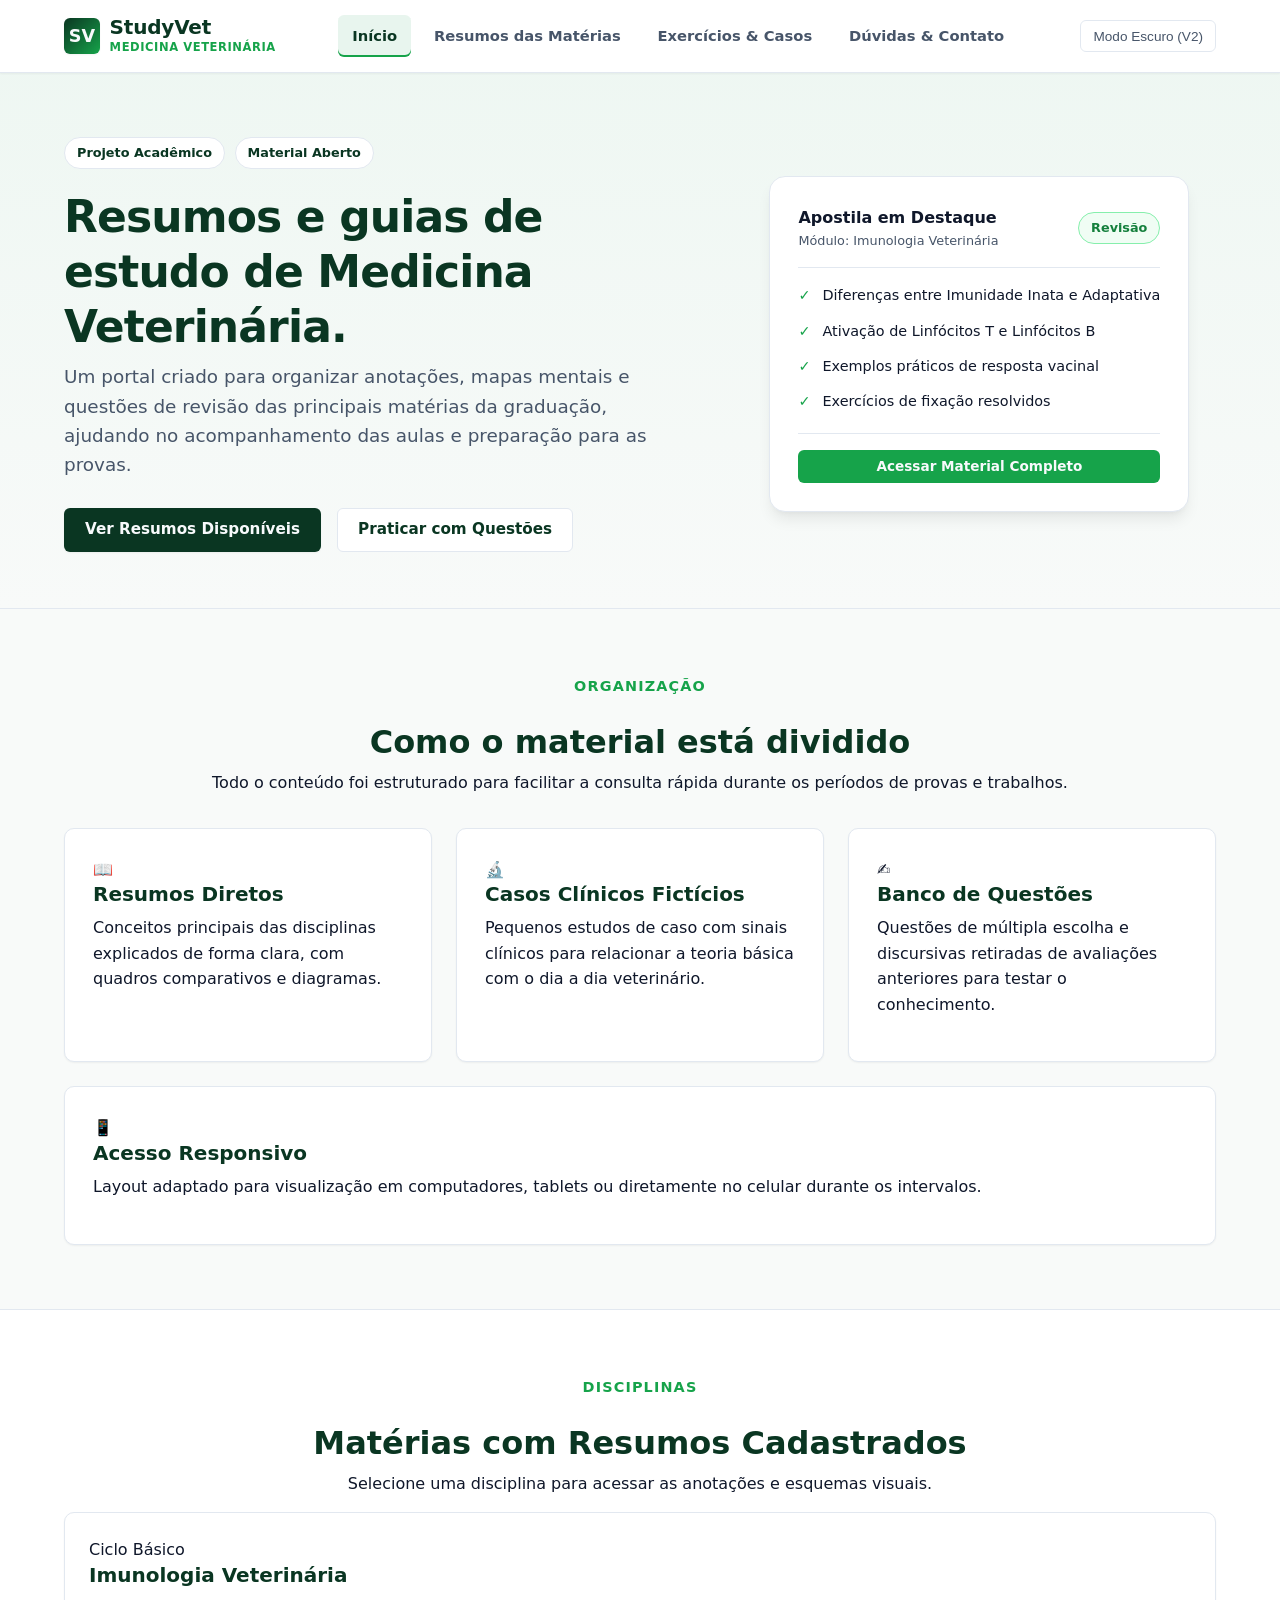
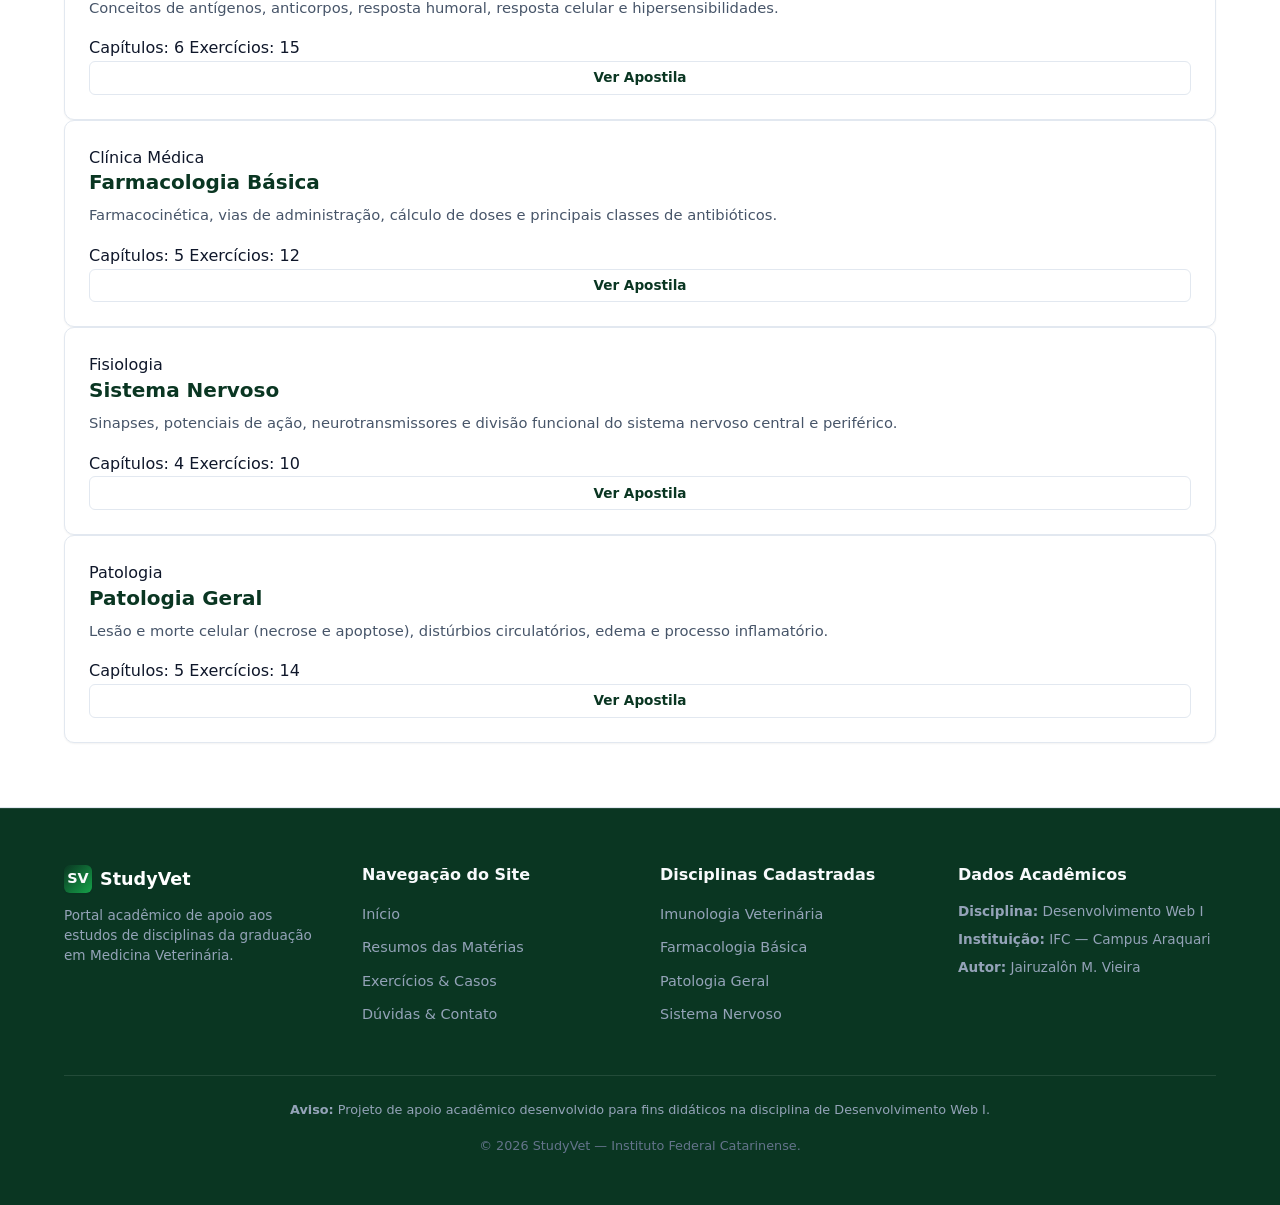
<file: index.html>
<!DOCTYPE html>
<html lang="pt-BR">
<head>
  <meta charset="UTF-8">
  <meta name="viewport" content="width=device-width, initial-scale=1.0">
  <meta name="description" content="StudyVet — Portal de estudos e materiais de revisão de Medicina Veterinária para estudantes do IFC.">
  <title>StudyVet | Portal de Estudos em Medicina Veterinária</title>
  <link rel="icon" href="data:image/svg+xml,<svg xmlns='http://www.w3.org/2000/svg' viewBox='0 0 100 100'><rect width='100' height='100' rx='20' fill='%230a3622'/><text x='50%' y='55%' dominant-baseline='middle' text-anchor='middle' font-size='50' font-weight='800' fill='%23ffffff'>SV</text></svg>">
  <link rel="stylesheet" href="assets/css/global.css">
</head>
<body>

  <!-- Cabeçalho Principal e Menu de Navegação -->
  <header class="cabecalho-principal">
    <div class="conteiner cabecalho-barra">
      <a href="index.html" class="marca-link" title="StudyVet - Página Inicial">
        <div class="marca-icone" aria-hidden="true">SV</div>
        <div class="marca-texto">
          <span class="marca-titulo">StudyVet</span>
          <span class="marca-sub">Medicina Veterinária</span>
        </div>
      </a>

      <nav class="navegacao-menu" aria-label="Navegação Principal">
        <a href="index.html" class="navegacao-link ativo">Início</a>
        <a href="conteudos.html" class="navegacao-link">Resumos das Matérias</a>
        <a href="pratica.html" class="navegacao-link">Exercícios & Casos</a>
        <a href="contato.html" class="navegacao-link">Dúvidas & Contato</a>
      </nav>

      <div class="cabecalho-acoes">
        <button type="button" class="btn-tema" id="btn-tema" title="Alternar tema visual (Planejado para Versão 2)">
          <span>Modo Escuro (V2)</span>
        </button>
      </div>
    </div>
  </header>

  <main class="conteudo-principal">

    <!-- Seção Hero: Apresentação Simples do Portal -->
    <section class="hero" aria-labelledby="titulo-hero">
      <div class="conteiner hero-grade">
        <div class="hero-conteudo">
          <div class="hero-selos">
            <span class="badge">Projeto Acadêmico</span>
            <span class="badge">Material Aberto</span>
          </div>

          <h1 id="titulo-hero">Resumos e guias de estudo de Medicina Veterinária.</h1>
          <p class="lead">
            Um portal criado para organizar anotações, mapas mentais e questões de revisão das principais matérias da graduação, ajudando no acompanhamento das aulas e preparação para as provas.
          </p>

          <div class="hero-botoes">
            <a href="conteudos.html" class="btn btn-primario">Ver Resumos Disponíveis</a>
            <a href="pratica.html" class="btn btn-secundario">Praticar com Questões</a>
          </div>
        </div>

        <div class="hero-visual">
          <div class="card-hero-mockup">
            <div class="mockup-cabecalho">
              <div>
                <strong>Apostila em Destaque</strong>
                <p style="font-size: 0.8rem; color: var(--cor-texto-mutado); margin: 0;">Módulo: Imunologia Veterinária</p>
              </div>
              <span class="badge badge-destaque">Revisão</span>
            </div>
            <div class="mockup-corpo">
              <div class="mockup-item">
                <span class="mockup-check">✓</span>
                <span>Diferenças entre Imunidade Inata e Adaptativa</span>
              </div>
              <div class="mockup-item">
                <span class="mockup-check">✓</span>
                <span>Ativação de Linfócitos T e Linfócitos B</span>
              </div>
              <div class="mockup-item">
                <span class="mockup-check">✓</span>
                <span>Exemplos práticos de resposta vacinal</span>
              </div>
              <div class="mockup-item">
                <span class="mockup-check">✓</span>
                <span>Exercícios de fixação resolvidos</span>
              </div>
            </div>
            <div style="margin-top: 1.25rem; padding-top: 1rem; border-top: 1px solid var(--cor-borda);">
              <a href="conteudos.html" class="btn btn-destaque btn-bloco btn-sm">Acessar Material Completo</a>
            </div>
          </div>
        </div>
      </div>
    </section>

    <!-- Como o Portal Ajuda nos Estudos (Flexbox) -->
    <section class="secao-espacada" aria-labelledby="titulo-pilares">
      <div class="conteiner">
        <div class="texto-centralizado">
          <span class="destaque-subtitulo">Organização</span>
          <h2 id="titulo-pilares">Como o material está dividido</h2>
          <p class="subtitulo-secao">
            Todo o conteúdo foi estruturado para facilitar a consulta rápida durante os períodos de provas e trabalhos.
          </p>
        </div>

        <div class="grade-pilares">
          <article class="card-pilar">
            <div class="icone-pilar" aria-hidden="true">📖</div>
            <h3>Resumos Diretos</h3>
            <p>Conceitos principais das disciplinas explicados de forma clara, com quadros comparativos e diagramas.</p>
          </article>

          <article class="card-pilar">
            <div class="icone-pilar" aria-hidden="true">🔬</div>
            <h3>Casos Clínicos Fictícios</h3>
            <p>Pequenos estudos de caso com sinais clínicos para relacionar a teoria básica com o dia a dia veterinário.</p>
          </article>

          <article class="card-pilar">
            <div class="icone-pilar" aria-hidden="true">✍️</div>
            <h3>Banco de Questões</h3>
            <p>Questões de múltipla escolha e discursivas retiradas de avaliações anteriores para testar o conhecimento.</p>
          </article>

          <article class="card-pilar">
            <div class="icone-pilar" aria-hidden="true">📱</div>
            <h3>Acesso Responsivo</h3>
            <p>Layout adaptado para visualização em computadores, tablets ou diretamente no celular durante os intervalos.</p>
          </article>
        </div>
      </div>
    </section>

    <!-- Matérias Disponíveis na Biblioteca -->
    <section class="secao-espacada secao-alt" aria-labelledby="titulo-materias">
      <div class="conteiner">
        <div class="texto-centralizado">
          <span class="destaque-subtitulo">Disciplinas</span>
          <h2 id="titulo-materias">Matérias com Resumos Cadastrados</h2>
          <p class="subtitulo-secao">Selecione uma disciplina para acessar as anotações e esquemas visuais.</p>
        </div>

        <div class="grade-materias">
          <!-- Card 1 -->
          <article class="card-apostila">
            <div class="tag-materia">Ciclo Básico</div>
            <h3>Imunologia Veterinária</h3>
            <p>Conceitos de antígenos, anticorpos, resposta humoral, resposta celular e hipersensibilidades.</p>
            <div class="meta-materia">
              <span>Capítulos: 6</span>
              <span>Exercícios: 15</span>
            </div>
            <a href="conteudos.html" class="btn btn-sm btn-secundario">Ver Apostila</a>
          </article>

          <!-- Card 2 -->
          <article class="card-apostila">
            <div class="tag-materia">Clínica Médica</div>
            <h3>Farmacologia Básica</h3>
            <p>Farmacocinética, vias de administração, cálculo de doses e principais classes de antibióticos.</p>
            <div class="meta-materia">
              <span>Capítulos: 5</span>
              <span>Exercícios: 12</span>
            </div>
            <a href="conteudos.html" class="btn btn-sm btn-secundario">Ver Apostila</a>
          </article>

          <!-- Card 3 -->
          <article class="card-apostila">
            <div class="tag-materia">Fisiologia</div>
            <h3>Sistema Nervoso</h3>
            <p>Sinapses, potenciais de ação, neurotransmissores e divisão funcional do sistema nervoso central e periférico.</p>
            <div class="meta-materia">
              <span>Capítulos: 4</span>
              <span>Exercícios: 10</span>
            </div>
            <a href="conteudos.html" class="btn btn-sm btn-secundario">Ver Apostila</a>
          </article>

          <!-- Card 4 -->
          <article class="card-apostila">
            <div class="tag-materia">Patologia</div>
            <h3>Patologia Geral</h3>
            <p>Lesão e morte celular (necrose e apoptose), distúrbios circulatórios, edema e processo inflamatório.</p>
            <div class="meta-materia">
              <span>Capítulos: 5</span>
              <span>Exercícios: 14</span>
            </div>
            <a href="conteudos.html" class="btn btn-sm btn-secundario">Ver Apostila</a>
          </article>
        </div>
      </div>
    </section>

  </main>

  <!-- Rodapé Semântico -->
  <footer class="rodape-principal">
    <div class="conteiner">
      <div class="rodape-grade">
        <div class="rodape-coluna">
          <div style="display: flex; align-items: center; gap: 0.5rem; margin-bottom: 0.75rem;">
            <div class="marca-icone" style="width: 28px; height: 28px; font-size: 0.9rem;">SV</div>
            <span style="font-weight: 800; font-size: 1.1rem; color: #fff;">StudyVet</span>
          </div>
          <p style="font-size: 0.85rem; color: #94a3b8; line-height: 1.5;">
            Portal acadêmico de apoio aos estudos de disciplinas da graduação em Medicina Veterinária.
          </p>
        </div>

        <div class="rodape-coluna">
          <h4>Navegação do Site</h4>
          <ul class="rodape-lista">
            <li><a href="index.html">Início</a></li>
            <li><a href="conteudos.html">Resumos das Matérias</a></li>
            <li><a href="pratica.html">Exercícios & Casos</a></li>
            <li><a href="contato.html">Dúvidas & Contato</a></li>
          </ul>
        </div>

        <div class="rodape-coluna">
          <h4>Disciplinas Cadastradas</h4>
          <ul class="rodape-lista">
            <li><a href="conteudos.html">Imunologia Veterinária</a></li>
            <li><a href="conteudos.html">Farmacologia Básica</a></li>
            <li><a href="conteudos.html">Patologia Geral</a></li>
            <li><a href="conteudos.html">Sistema Nervoso</a></li>
          </ul>
        </div>

        <div class="rodape-coluna">
          <h4>Dados Acadêmicos</h4>
          <p style="font-size: 0.85rem; color: #94a3b8; margin-bottom: 0.4rem;">
            <strong>Disciplina:</strong> Desenvolvimento Web I
          </p>
          <p style="font-size: 0.85rem; color: #94a3b8; margin-bottom: 0.4rem;">
            <strong>Instituição:</strong> IFC — Campus Araquari
          </p>
          <p style="font-size: 0.85rem; color: #94a3b8;">
            <strong>Autor:</strong> Jairuzalôn M. Vieira
          </p>
        </div>
      </div>

      <div class="rodape-aviso">
        <p>
          <strong>Aviso:</strong> Projeto de apoio acadêmico desenvolvido para fins didáticos na disciplina de Desenvolvimento Web I.
        </p>
        <p style="margin-top: 0.5rem; color: #64748b;">
          © 2026 StudyVet — Instituto Federal Catarinense.
        </p>
      </div>
    </div>
  </footer>

</body>
</html>
</file>
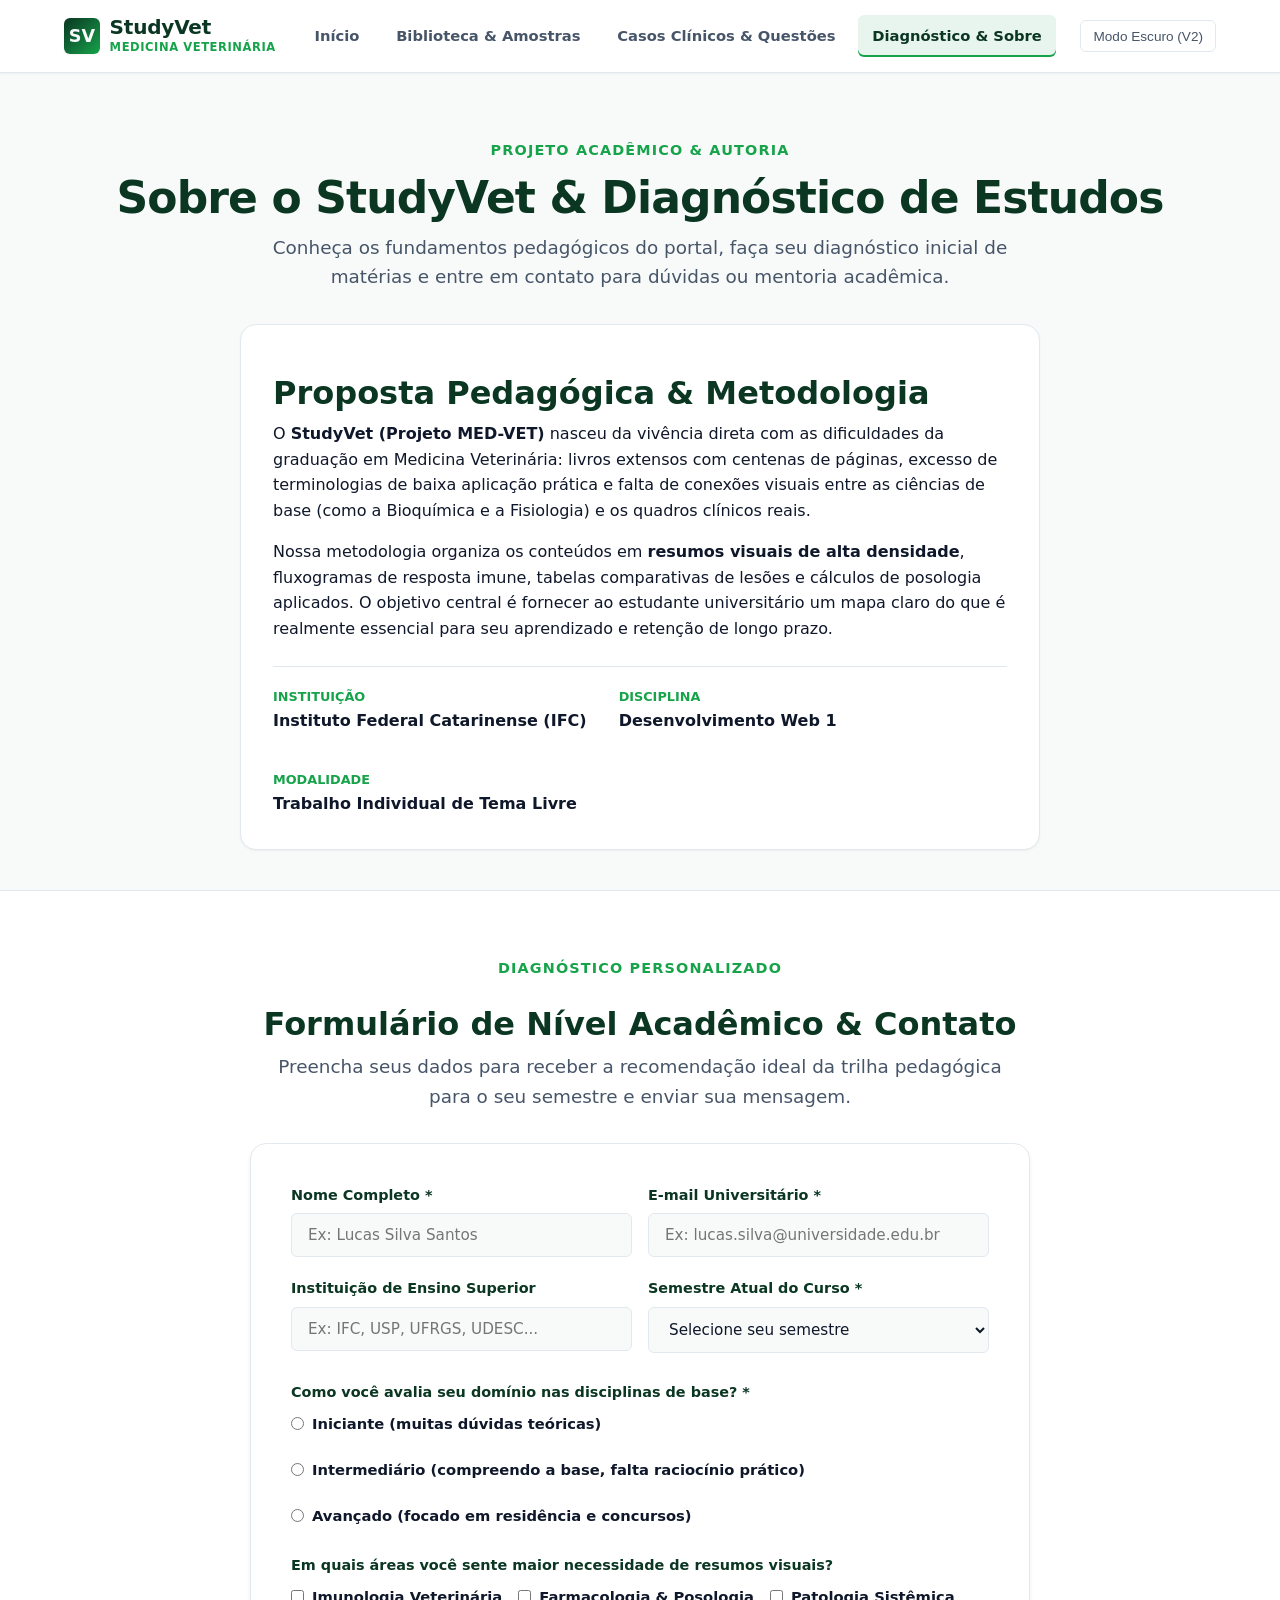
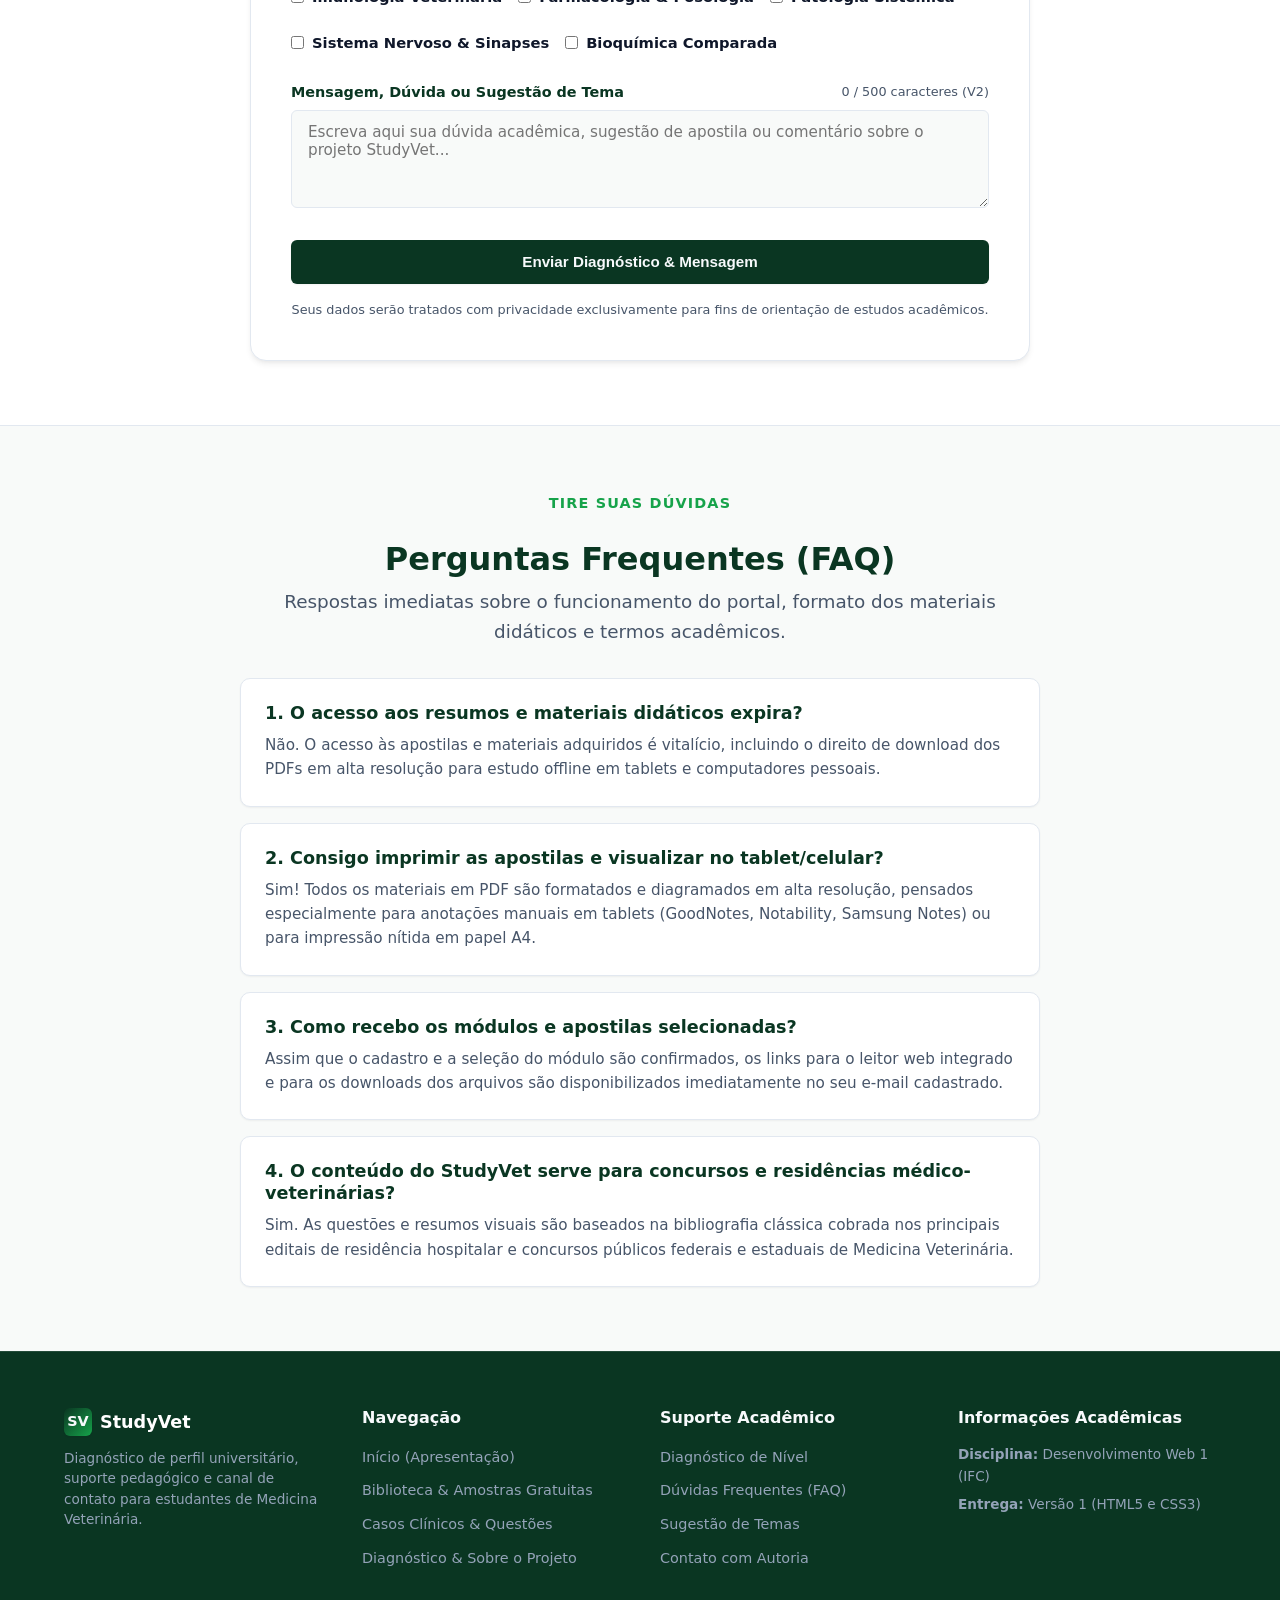
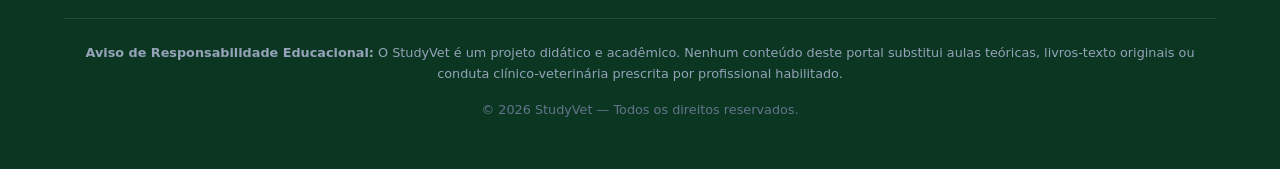
<file: contato.html>
<!DOCTYPE html>
<html lang="pt-BR">
<head>
  <meta charset="UTF-8">
  <meta name="viewport" content="width=device-width, initial-scale=1.0">
  <meta name="description" content="StudyVet — Diagnóstico de Nível, Sobre o Projeto e Contato. Descubra sua trilha pedagógica ideal em Medicina Veterinária e tire suas dúvidas.">
  <title>StudyVet // Diagnóstico de Nível & Sobre o Projeto</title>
  <link rel="icon" href="data:image/svg+xml,<svg xmlns='http://www.w3.org/2000/svg' viewBox='0 0 100 100'><rect width='100' height='100' rx='20' fill='%230a3622'/><text x='50%' y='55%' dominant-baseline='middle' text-anchor='middle' font-size='50' font-weight='800' fill='%23ffffff'>SV</text></svg>">
  <link rel="stylesheet" href="assets/css/global.css">
</head>
<body>

  <!-- Cabeçalho Principal e Navegação -->
  <header class="cabecalho-principal">
    <div class="conteiner cabecalho-barra">
      <a href="index.html" class="marca-link" title="StudyVet - Página Inicial">
        <div class="marca-icone" aria-hidden="true">SV</div>
        <div class="marca-texto">
          <span class="marca-titulo">StudyVet</span>
          <span class="marca-sub">Medicina Veterinária</span>
        </div>
      </a>

      <nav class="navegacao-menu" aria-label="Navegação Principal">
        <a href="index.html" class="navegacao-link">Início</a>
        <a href="conteudos.html" class="navegacao-link">Biblioteca & Amostras</a>
        <a href="pratica.html" class="navegacao-link">Casos Clínicos & Questões</a>
        <a href="contato.html" class="navegacao-link ativo">Diagnóstico & Sobre</a>
      </nav>

      <div class="cabecalho-acoes">
        <button type="button" class="btn-tema" id="btn-tema" title="Alternar tema visual (Planejado para Versão 2)">
          <span>Modo Escuro (V2)</span>
        </button>
      </div>
    </div>
  </header>

  <main class="conteudo-principal">

    <!-- Seção de Abertura e Sobre o Projeto -->
    <section class="secao-espacada" style="padding-bottom: 2.5rem;">
      <div class="conteiner">
        <div class="texto-centralizado">
          <span class="destaque-subtitulo">Projeto Acadêmico & Autoria</span>
          <h1>Sobre o StudyVet & Diagnóstico de Estudos</h1>
          <p class="lead" style="margin-inline: auto;">
            Conheça os fundamentos pedagógicos do portal, faça seu diagnóstico inicial de matérias e entre em contato para dúvidas ou mentoria acadêmica.
          </p>
        </div>

        <div style="max-width: 800px; margin-inline: auto; margin-top: 2rem; background-color: var(--cor-superficie); border: 1px solid var(--cor-borda); border-radius: var(--raio-lg); padding: 2rem; box-shadow: var(--sombra-sm);">
          <h2>Proposta Pedagógica & Metodologia</h2>
          <p>
            O <strong>StudyVet (Projeto MED-VET)</strong> nasceu da vivência direta com as dificuldades da graduação em Medicina Veterinária: livros extensos com centenas de páginas, excesso de terminologias de baixa aplicação prática e falta de conexões visuais entre as ciências de base (como a Bioquímica e a Fisiologia) e os quadros clínicos reais.
          </p>
          <p>
            Nossa metodologia organiza os conteúdos em <strong>resumos visuais de alta densidade</strong>, fluxogramas de resposta imune, tabelas comparativas de lesões e cálculos de posologia aplicados. O objetivo central é fornecer ao estudante universitário um mapa claro do que é realmente essencial para seu aprendizado e retenção de longo prazo.
          </p>

          <div style="margin-top: 1.5rem; padding-top: 1rem; border-top: 1px solid var(--cor-borda); display: flex; flex-wrap: wrap; gap: 2rem;">
            <div>
              <span style="font-size: 0.8rem; font-weight: 700; color: var(--cor-destaque); text-transform: uppercase;">Instituição</span>
              <p style="font-weight: 600; margin: 0;">Instituto Federal Catarinense (IFC)</p>
            </div>
            <div>
              <span style="font-size: 0.8rem; font-weight: 700; color: var(--cor-destaque); text-transform: uppercase;">Disciplina</span>
              <p style="font-weight: 600; margin: 0;">Desenvolvimento Web 1</p>
            </div>
            <div>
              <span style="font-size: 0.8rem; font-weight: 700; color: var(--cor-destaque); text-transform: uppercase;">Modalidade</span>
              <p style="font-weight: 600; margin: 0;">Trabalho Individual de Tema Livre</p>
            </div>
          </div>
        </div>
      </div>
    </section>

    <!-- Formulário Semântico de Diagnóstico e Contato -->
    <section class="secao-espacada secao-alt" aria-labelledby="titulo-formulario">
      <div class="conteiner">
        <div class="texto-centralizado" style="margin-bottom: 2rem;">
          <span class="destaque-subtitulo">Diagnóstico Personalizado</span>
          <h2 id="titulo-formulario">Formulário de Nível Acadêmico & Contato</h2>
          <p class="lead" style="margin-inline: auto;">
            Preencha seus dados para receber a recomendação ideal da trilha pedagógica para o seu semestre e enviar sua mensagem.
          </p>
        </div>

        <div class="form-contato-conteiner">
          <form id="form-studyvet" action="#" method="post">

            <!-- Linha 1: Nome e E-mail -->
            <div class="form-linha">
              <div class="form-grupo">
                <label for="campo-nome">Nome Completo *</label>
                <input type="text" id="campo-nome" name="nome" class="campo-texto" placeholder="Ex: Lucas Silva Santos" required>
              </div>

              <div class="form-grupo">
                <label for="campo-email">E-mail Universitário *</label>
                <input type="email" id="campo-email" name="email" class="campo-texto" placeholder="Ex: lucas.silva@universidade.edu.br" required>
              </div>
            </div>

            <!-- Linha 2: Faculdade e Semestre Atual -->
            <div class="form-linha">
              <div class="form-grupo">
                <label for="campo-faculdade">Instituição de Ensino Superior</label>
                <input type="text" id="campo-faculdade" name="faculdade" class="campo-texto" placeholder="Ex: IFC, USP, UFRGS, UDESC...">
              </div>

              <div class="form-grupo">
                <label for="campo-semestre">Semestre Atual do Curso *</label>
                <select id="campo-semestre" name="semestre" class="campo-select" required>
                  <option value="" disabled selected>Selecione seu semestre</option>
                  <option value="1">1º Semestre (Ciclo Básico)</option>
                  <option value="2">2º Semestre (Ciclo Básico)</option>
                  <option value="3">3º Semestre (Ciclo Básico)</option>
                  <option value="4">4º Semestre (Pré-Clínico)</option>
                  <option value="5">5º Semestre (Pré-Clínico)</option>
                  <option value="6">6º Semestre (Clínica Médica)</option>
                  <option value="7">7º Semestre (Clínica Médica)</option>
                  <option value="8">8º Semestre (Clínica Cirúrgica)</option>
                  <option value="9">9º Semestre (Hospital-Escola / Estágio)</option>
                  <option value="10">10º Semestre (Concluinte / Residência)</option>
                </select>
              </div>
            </div>

            <!-- Diagnóstico de Nível (Radios) -->
            <div class="form-grupo" style="margin-top: 0.5rem;">
              <label>Como você avalia seu domínio nas disciplinas de base? *</label>
              <div class="grupo-radios">
                <label class="controle-rotulado">
                  <input type="radio" name="nivel-dominio" value="iniciante" required>
                  <span>Iniciante (muitas dúvidas teóricas)</span>
                </label>
                <label class="controle-rotulado">
                  <input type="radio" name="nivel-dominio" value="intermediario">
                  <span>Intermediário (compreendo a base, falta raciocínio prático)</span>
                </label>
                <label class="controle-rotulado">
                  <input type="radio" name="nivel-dominio" value="avancado">
                  <span>Avançado (focado em residência e concursos)</span>
                </label>
              </div>
            </div>

            <!-- Áreas de Maior Dificuldade (Checkboxes) -->
            <div class="form-grupo" style="margin-top: 1rem;">
              <label>Em quais áreas você sente maior necessidade de resumos visuais?</label>
              <div class="grupo-checkboxes">
                <label class="controle-rotulado">
                  <input type="checkbox" name="dificuldade" value="imunologia">
                  <span>Imunologia Veterinária</span>
                </label>
                <label class="controle-rotulado">
                  <input type="checkbox" name="dificuldade" value="farmacologia">
                  <span>Farmacologia & Posologia</span>
                </label>
                <label class="controle-rotulado">
                  <input type="checkbox" name="dificuldade" value="patologia">
                  <span>Patologia Sistêmica</span>
                </label>
                <label class="controle-rotulado">
                  <input type="checkbox" name="dificuldade" value="neurologia">
                  <span>Sistema Nervoso & Sinapses</span>
                </label>
                <label class="controle-rotulado">
                  <input type="checkbox" name="dificuldade" value="bioquimica">
                  <span>Bioquímica Comparada</span>
                </label>
              </div>
            </div>

            <!-- Mensagem ou Dúvida (Textarea) -->
            <div class="form-grupo" style="margin-top: 1rem;">
              <div style="display: flex; justify-content: space-between; align-items: center; margin-bottom: 0.4rem;">
                <label for="campo-mensagem" style="margin-bottom: 0;">Mensagem, Dúvida ou Sugestão de Tema</label>
                <span id="contador-caracteres" style="font-size: 0.8rem; color: var(--cor-texto-mutado);">0 / 500 caracteres (V2)</span>
              </div>
              <textarea id="campo-mensagem" name="mensagem" class="campo-textarea" rows="4" maxlength="500" placeholder="Escreva aqui sua dúvida acadêmica, sugestão de apostila ou comentário sobre o projeto StudyVet..."></textarea>
            </div>

            <!-- Botão de Envio -->
            <div style="margin-top: 1.5rem;">
              <button type="submit" class="btn btn-primario btn-bloco">Enviar Diagnóstico & Mensagem</button>
            </div>

            <p style="font-size: 0.8rem; color: var(--cor-texto-mutado); text-align: center; margin-top: 1rem; margin-bottom: 0;">
              Seus dados serão tratados com privacidade exclusivamente para fins de orientação de estudos acadêmicos.
            </p>
          </form>
        </div>
      </div>
    </section>

    <!-- Seção de Perguntas Frequentes (FAQ) -->
    <section class="secao-espacada" aria-labelledby="titulo-faq">
      <div class="conteiner">
        <div class="texto-centralizado">
          <span class="destaque-subtitulo">Tire suas Dúvidas</span>
          <h2 id="titulo-faq">Perguntas Frequentes (FAQ)</h2>
          <p class="lead" style="margin-inline: auto;">
            Respostas imediatas sobre o funcionamento do portal, formato dos materiais didáticos e termos acadêmicos.
          </p>
        </div>

        <div class="faq-grade" style="max-width: 800px; margin-inline: auto;">
          <article class="card-faq">
            <h4>1. O acesso aos resumos e materiais didáticos expira?</h4>
            <p>
              Não. O acesso às apostilas e materiais adquiridos é vitalício, incluindo o direito de download dos PDFs em alta resolução para estudo offline em tablets e computadores pessoais.
            </p>
          </article>

          <article class="card-faq">
            <h4>2. Consigo imprimir as apostilas e visualizar no tablet/celular?</h4>
            <p>
              Sim! Todos os materiais em PDF são formatados e diagramados em alta resolução, pensados especialmente para anotações manuais em tablets (GoodNotes, Notability, Samsung Notes) ou para impressão nítida em papel A4.
            </p>
          </article>

          <article class="card-faq">
            <h4>3. Como recebo os módulos e apostilas selecionadas?</h4>
            <p>
              Assim que o cadastro e a seleção do módulo são confirmados, os links para o leitor web integrado e para os downloads dos arquivos são disponibilizados imediatamente no seu e-mail cadastrado.
            </p>
          </article>

          <article class="card-faq">
            <h4>4. O conteúdo do StudyVet serve para concursos e residências médico-veterinárias?</h4>
            <p>
              Sim. As questões e resumos visuais são baseados na bibliografia clássica cobrada nos principais editais de residência hospitalar e concursos públicos federais e estaduais de Medicina Veterinária.
            </p>
          </article>
        </div>
      </div>
    </section>

  </main>

  <!-- Rodapé Semântico -->
  <footer class="rodape-principal">
    <div class="conteiner">
      <div class="rodape-grade">
        <div class="rodape-coluna">
          <div style="display: flex; align-items: center; gap: 0.5rem; margin-bottom: 0.75rem;">
            <div class="marca-icone" style="width: 28px; height: 28px; font-size: 0.9rem;">SV</div>
            <span style="font-weight: 800; font-size: 1.1rem; color: #fff;">StudyVet</span>
          </div>
          <p style="font-size: 0.85rem; color: #94a3b8; line-height: 1.5;">
            Diagnóstico de perfil universitário, suporte pedagógico e canal de contato para estudantes de Medicina Veterinária.
          </p>
        </div>

        <div class="rodape-coluna">
          <h4>Navegação</h4>
          <ul class="rodape-lista">
            <li><a href="index.html">Início (Apresentação)</a></li>
            <li><a href="conteudos.html">Biblioteca & Amostras Gratuitas</a></li>
            <li><a href="pratica.html">Casos Clínicos & Questões</a></li>
            <li><a href="contato.html">Diagnóstico & Sobre o Projeto</a></li>
          </ul>
        </div>

        <div class="rodape-coluna">
          <h4>Suporte Acadêmico</h4>
          <ul class="rodape-lista">
            <li><a href="contato.html">Diagnóstico de Nível</a></li>
            <li><a href="contato.html">Dúvidas Frequentes (FAQ)</a></li>
            <li><a href="contato.html">Sugestão de Temas</a></li>
            <li><a href="contato.html">Contato com Autoria</a></li>
          </ul>
        </div>

        <div class="rodape-coluna">
          <h4>Informações Acadêmicas</h4>
          <p style="font-size: 0.85rem; color: #94a3b8; margin-bottom: 0.4rem;">
            <strong>Disciplina:</strong> Desenvolvimento Web 1 (IFC)
          </p>
          <p style="font-size: 0.85rem; color: #94a3b8;">
            <strong>Entrega:</strong> Versão 1 (HTML5 e CSS3)
          </p>
        </div>
      </div>

      <div class="rodape-aviso">
        <p>
          <strong>Aviso de Responsabilidade Educacional:</strong> O StudyVet é um projeto didático e acadêmico. Nenhum conteúdo deste portal substitui aulas teóricas, livros-texto originais ou conduta clínico-veterinária prescrita por profissional habilitado.
        </p>
        <p style="margin-top: 0.5rem; color: #64748b;">
          © 2026 StudyVet — Todos os direitos reservados.
        </p>
      </div>
    </div>
  </footer>

</body>
</html>
</file>
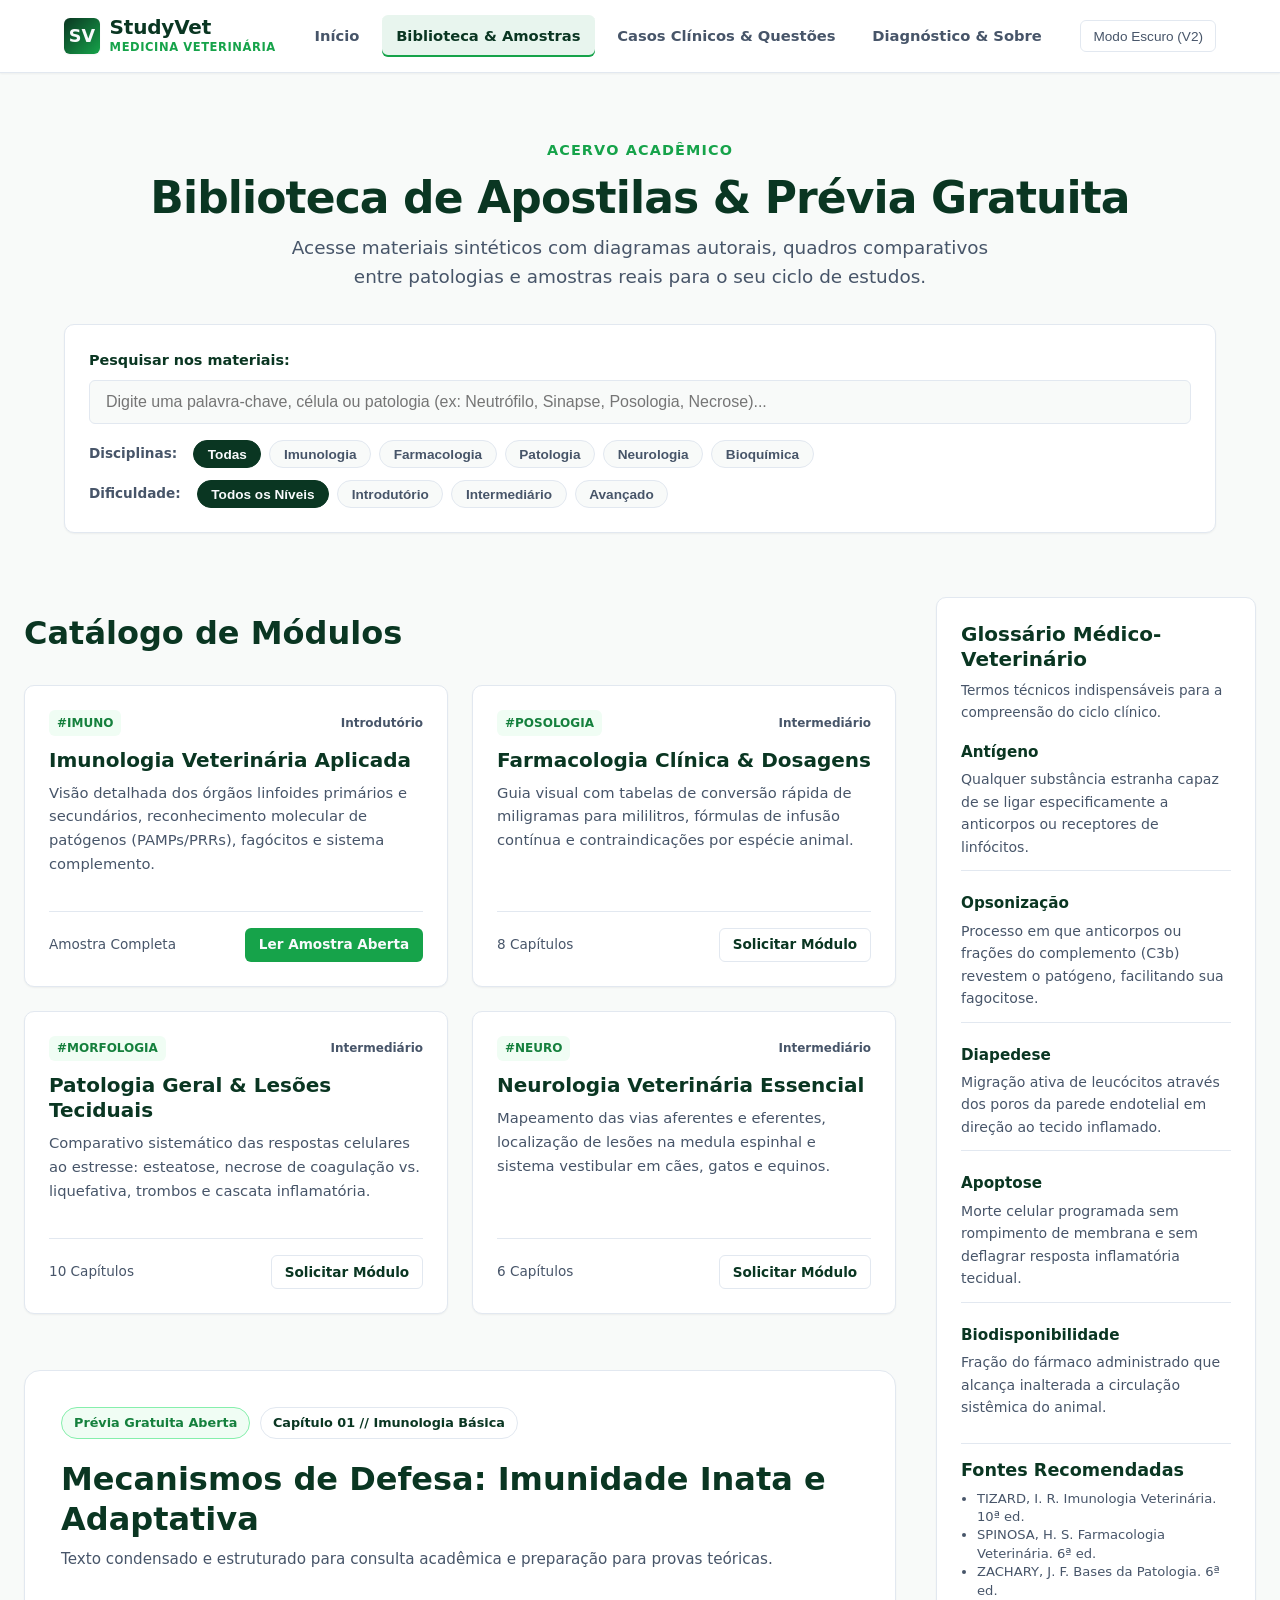
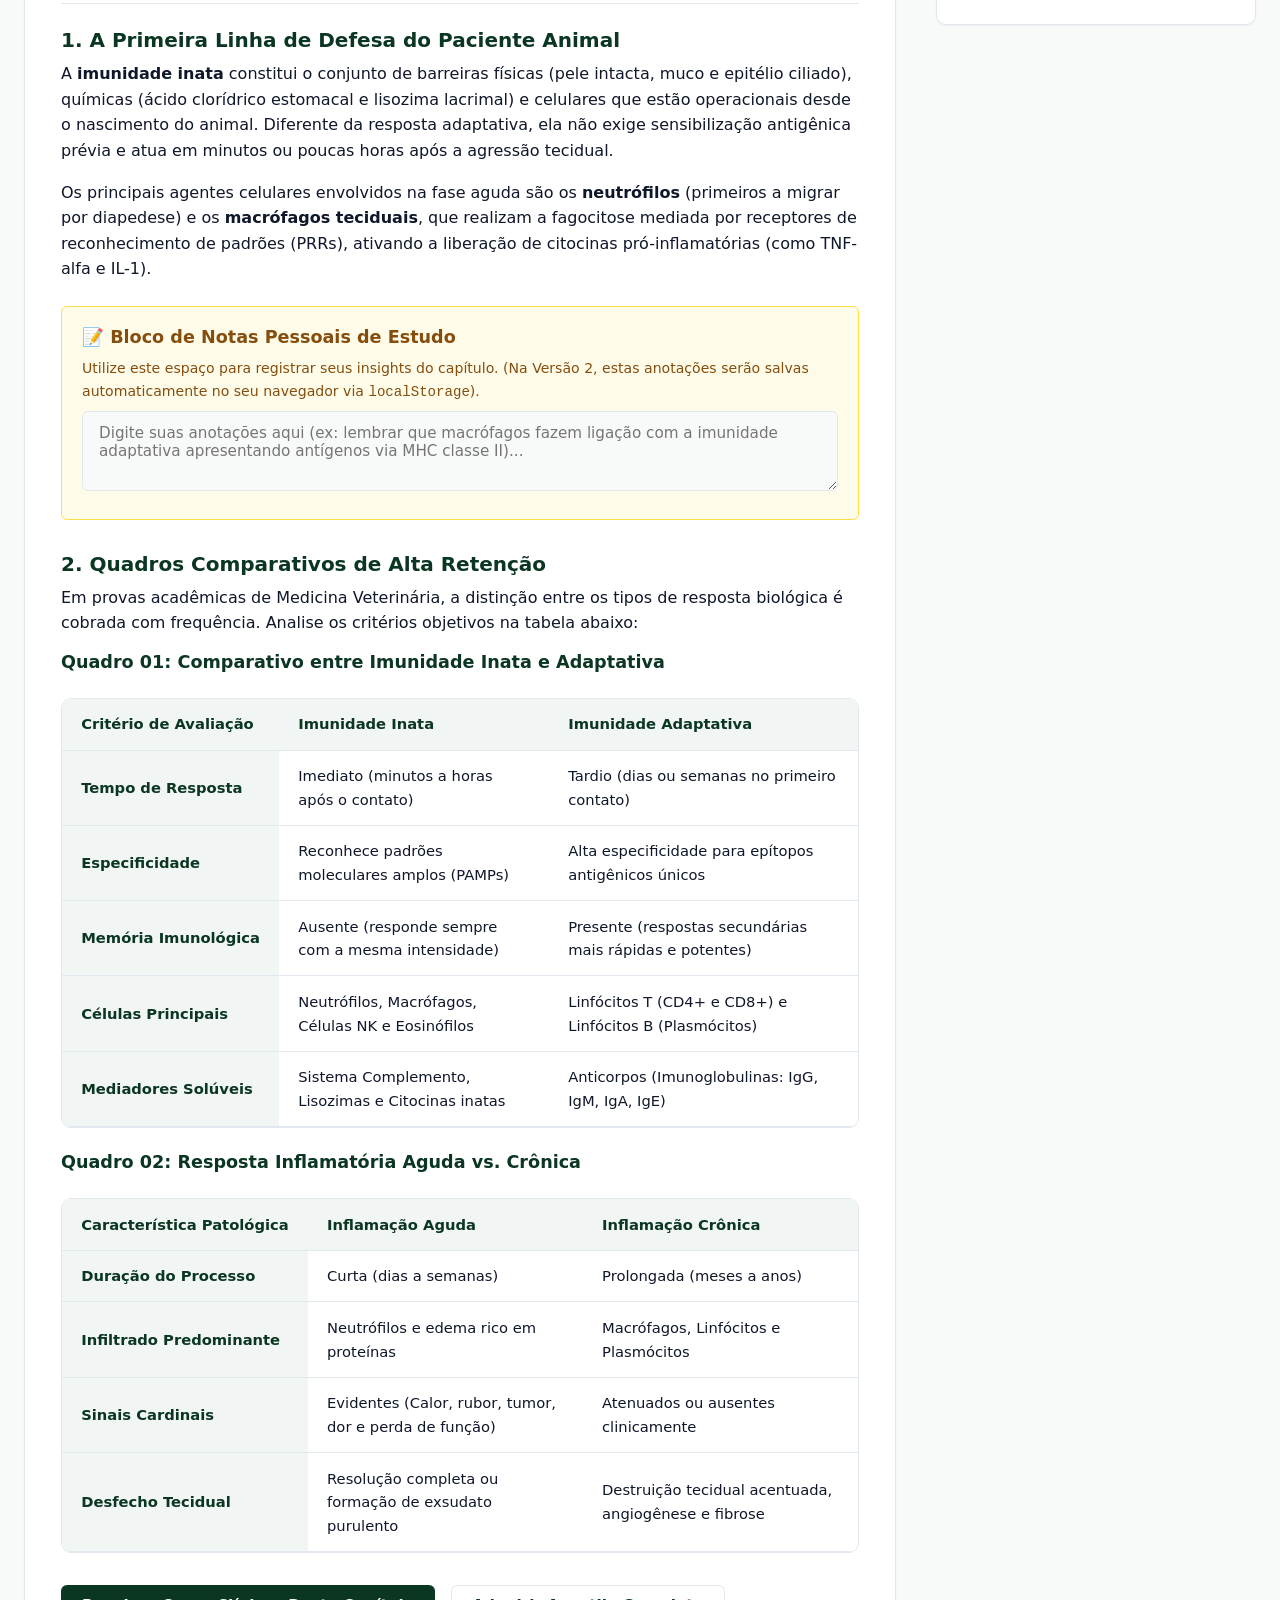
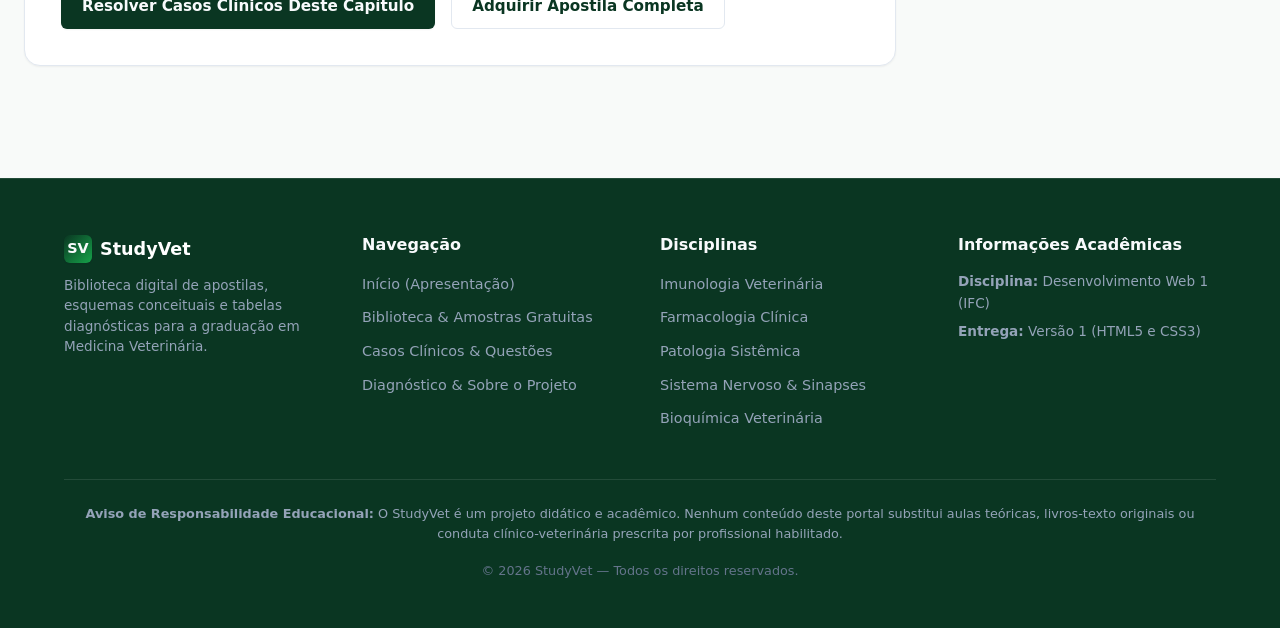
<file: conteudos.html>
<!DOCTYPE html>
<html lang="pt-BR">
<head>
  <meta charset="UTF-8">
  <meta name="viewport" content="width=device-width, initial-scale=1.0">
  <meta name="description" content="StudyVet — Biblioteca de Apostilas e Prévia Gratuita. Acervo completo com resumos visuais de Imunologia, Farmacologia, Patologia, Neurologia e Bioquímica.">
  <title>StudyVet // Biblioteca & Amostras Gratuitas</title>
  <link rel="icon" href="data:image/svg+xml,<svg xmlns='http://www.w3.org/2000/svg' viewBox='0 0 100 100'><rect width='100' height='100' rx='20' fill='%230a3622'/><text x='50%' y='55%' dominant-baseline='middle' text-anchor='middle' font-size='50' font-weight='800' fill='%23ffffff'>SV</text></svg>">
  <link rel="stylesheet" href="assets/css/global.css">
</head>
<body>

  <!-- Cabeçalho Principal e Navegação -->
  <header class="cabecalho-principal">
    <div class="conteiner cabecalho-barra">
      <a href="index.html" class="marca-link" title="StudyVet - Página Inicial">
        <div class="marca-icone" aria-hidden="true">SV</div>
        <div class="marca-texto">
          <span class="marca-titulo">StudyVet</span>
          <span class="marca-sub">Medicina Veterinária</span>
        </div>
      </a>

      <nav class="navegacao-menu" aria-label="Navegação Principal">
        <a href="index.html" class="navegacao-link">Início</a>
        <a href="conteudos.html" class="navegacao-link ativo">Biblioteca & Amostras</a>
        <a href="pratica.html" class="navegacao-link">Casos Clínicos & Questões</a>
        <a href="contato.html" class="navegacao-link">Diagnóstico & Sobre</a>
      </nav>

      <div class="cabecalho-acoes">
        <button type="button" class="btn-tema" id="btn-tema" title="Alternar tema visual (Planejado para Versão 2)">
          <span>Modo Escuro (V2)</span>
        </button>
      </div>
    </div>
  </header>

  <main class="conteudo-principal">

    <!-- Introdução da Página -->
    <section class="secao-espacada" style="padding-bottom: 2rem;">
      <div class="conteiner">
        <div class="texto-centralizado">
          <span class="destaque-subtitulo">Acervo Acadêmico</span>
          <h1>Biblioteca de Apostilas & Prévia Gratuita</h1>
          <p class="lead" style="margin-inline: auto;">
            Acesse materiais sintéticos com diagramas autorais, quadros comparativos entre patologias e amostras reais para o seu ciclo de estudos.
          </p>
        </div>

        <!-- Painel de Progresso, Busca e Filtros -->
        <div class="barra-busca-filtros" style="margin-top: 2rem;">
          <label for="busca-conteudo" style="margin-bottom: 0.5rem; font-weight: 700;">Pesquisar nos materiais:</label>
          <input type="search" id="busca-conteudo" class="campo-busca" placeholder="Digite uma palavra-chave, célula ou patologia (ex: Neutrófilo, Sinapse, Posologia, Necrose)...">

          <div class="filtros-grupo" style="margin-bottom: 0.75rem;">
            <span class="filtro-rotulo">Disciplinas:</span>
            <button type="button" class="btn-filtro ativo">Todas</button>
            <button type="button" class="btn-filtro">Imunologia</button>
            <button type="button" class="btn-filtro">Farmacologia</button>
            <button type="button" class="btn-filtro">Patologia</button>
            <button type="button" class="btn-filtro">Neurologia</button>
            <button type="button" class="btn-filtro">Bioquímica</button>
          </div>

          <div class="filtros-grupo">
            <span class="filtro-rotulo">Dificuldade:</span>
            <button type="button" class="btn-filtro ativo">Todos os Níveis</button>
            <button type="button" class="btn-filtro">Introdutório</button>
            <button type="button" class="btn-filtro">Intermediário</button>
            <button type="button" class="btn-filtro">Avançado</button>
          </div>
        </div>
      </div>
    </section>

    <!-- Layout Dividido: Conteúdo Central + Glossário Lateral (Flexbox) -->
    <section class="secao-espacada" style="padding-top: 0;">
      <div class="conteiner layout-conteudo-lateral">

        <!-- Coluna Central: Catálogo de Apostilas e Prévia de Leitura -->
        <div class="conteudo-central">

          <!-- Grade de Apostilas -->
          <h2>Catálogo de Módulos</h2>
          <div class="grade-cards" style="margin-bottom: 3.5rem;">

            <!-- Apostila 1 -->
            <article class="card-apostila">
              <div class="card-topo">
                <span class="card-tag">#IMUNO</span>
                <span class="card-nivel">Introdutório</span>
              </div>
              <h3>Imunologia Veterinária Aplicada</h3>
              <p>
                Visão detalhada dos órgãos linfoides primários e secundários, reconhecimento molecular de patógenos (PAMPs/PRRs), fagócitos e sistema complemento.
              </p>
              <div class="card-rodape">
                <span class="card-meta">Amostra Completa</span>
                <a href="#leitor-amostra" class="btn btn-sm btn-destaque">Ler Amostra Aberta</a>
              </div>
            </article>

            <!-- Apostila 2 -->
            <article class="card-apostila">
              <div class="card-topo">
                <span class="card-tag">#POSOLOGIA</span>
                <span class="card-nivel">Intermediário</span>
              </div>
              <h3>Farmacologia Clínica & Dosagens</h3>
              <p>
                Guia visual com tabelas de conversão rápida de miligramas para mililitros, fórmulas de infusão contínua e contraindicações por espécie animal.
              </p>
              <div class="card-rodape">
                <span class="card-meta">8 Capítulos</span>
                <a href="contato.html" class="btn btn-sm btn-secundario">Solicitar Módulo</a>
              </div>
            </article>

            <!-- Apostila 3 -->
            <article class="card-apostila">
              <div class="card-topo">
                <span class="card-tag">#MORFOLOGIA</span>
                <span class="card-nivel">Intermediário</span>
              </div>
              <h3>Patologia Geral & Lesões Teciduais</h3>
              <p>
                Comparativo sistemático das respostas celulares ao estresse: esteatose, necrose de coagulação vs. liquefativa, trombos e cascata inflamatória.
              </p>
              <div class="card-rodape">
                <span class="card-meta">10 Capítulos</span>
                <a href="contato.html" class="btn btn-sm btn-secundario">Solicitar Módulo</a>
              </div>
            </article>

            <!-- Apostila 4 -->
            <article class="card-apostila">
              <div class="card-topo">
                <span class="card-tag">#NEURO</span>
                <span class="card-nivel">Intermediário</span>
              </div>
              <h3>Neurologia Veterinária Essencial</h3>
              <p>
                Mapeamento das vias aferentes e eferentes, localização de lesões na medula espinhal e sistema vestibular em cães, gatos e equinos.
              </p>
              <div class="card-rodape">
                <span class="card-meta">6 Capítulos</span>
                <a href="contato.html" class="btn btn-sm btn-secundario">Solicitar Módulo</a>
              </div>
            </article>
          </div>

          <!-- Leitor Web de Prévia Gratuita da Apostila -->
          <article class="leitor-previa" id="leitor-amostra">
            <div class="leitor-cabecalho">
              <div class="hero-selos">
                <span class="badge badge-destaque">Prévia Gratuita Aberta</span>
                <span class="badge">Capítulo 01 // Imunologia Básica</span>
              </div>
              <h2>Mecanismos de Defesa: Imunidade Inata e Adaptativa</h2>
              <p style="color: var(--cor-texto-mutado); font-size: 0.95rem;">
                Texto condensado e estruturado para consulta acadêmica e preparação para provas teóricas.
              </p>
            </div>

            <section>
              <h3>1. A Primeira Linha de Defesa do Paciente Animal</h3>
              <p>
                A <strong>imunidade inata</strong> constitui o conjunto de barreiras físicas (pele intacta, muco e epitélio ciliado), químicas (ácido clorídrico estomacal e lisozima lacrimal) e celulares que estão operacionais desde o nascimento do animal. Diferente da resposta adaptativa, ela não exige sensibilização antigênica prévia e atua em minutos ou poucas horas após a agressão tecidual.
              </p>
              <p>
                Os principais agentes celulares envolvidos na fase aguda são os <strong>neutrófilos</strong> (primeiros a migrar por diapedese) e os <strong>macrófagos teciduais</strong>, que realizam a fagocitose mediada por receptores de reconhecimento de padrões (PRRs), ativando a liberação de citocinas pró-inflamatórias (como TNF-alfa e IL-1).
              </p>
            </section>

            <!-- Bloco de Anotações Privadas do Estudante -->
            <div class="bloco-anotacoes">
              <h4>📝 Bloco de Notas Pessoais de Estudo</h4>
              <p style="font-size: 0.88rem; color: var(--cor-alerta-texto); margin-bottom: 0.5rem;">
                Utilize este espaço para registrar seus insights do capítulo. (Na Versão 2, estas anotações serão salvas automaticamente no seu navegador via <code>localStorage</code>).
              </p>
              <textarea id="bloco-notas" class="campo-textarea" rows="3" placeholder="Digite suas anotações aqui (ex: lembrar que macrófagos fazem ligação com a imunidade adaptativa apresentando antígenos via MHC classe II)..."></textarea>
            </div>

            <!-- Quadros Comparativos em Tabela Semântica -->
            <section style="margin-top: 2rem;">
              <h3>2. Quadros Comparativos de Alta Retenção</h3>
              <p>
                Em provas acadêmicas de Medicina Veterinária, a distinção entre os tipos de resposta biológica é cobrada com frequência. Analise os critérios objetivos na tabela abaixo:
              </p>

              <!-- Tabela 1: Inata vs Adaptativa -->
              <h4>Quadro 01: Comparativo entre Imunidade Inata e Adaptativa</h4>
              <div class="tabela-conteiner">
                <table class="tabela-comparativa">
                  <thead>
                    <tr>
                      <th scope="col">Critério de Avaliação</th>
                      <th scope="col">Imunidade Inata</th>
                      <th scope="col">Imunidade Adaptativa</th>
                    </tr>
                  </thead>
                  <tbody>
                    <tr>
                      <th scope="row">Tempo de Resposta</th>
                      <td>Imediato (minutos a horas após o contato)</td>
                      <td>Tardio (dias ou semanas no primeiro contato)</td>
                    </tr>
                    <tr>
                      <th scope="row">Especificidade</th>
                      <td>Reconhece padrões moleculares amplos (PAMPs)</td>
                      <td>Alta especificidade para epítopos antigênicos únicos</td>
                    </tr>
                    <tr>
                      <th scope="row">Memória Imunológica</th>
                      <td>Ausente (responde sempre com a mesma intensidade)</td>
                      <td>Presente (respostas secundárias mais rápidas e potentes)</td>
                    </tr>
                    <tr>
                      <th scope="row">Células Principais</th>
                      <td>Neutrófilos, Macrófagos, Células NK e Eosinófilos</td>
                      <td>Linfócitos T (CD4+ e CD8+) e Linfócitos B (Plasmócitos)</td>
                    </tr>
                    <tr>
                      <th scope="row">Mediadores Solúveis</th>
                      <td>Sistema Complemento, Lisozimas e Citocinas inatas</td>
                      <td>Anticorpos (Imunoglobulinas: IgG, IgM, IgA, IgE)</td>
                    </tr>
                  </tbody>
                </table>
              </div>

              <!-- Tabela 2: Inflamação Aguda vs Crônica -->
              <h4 style="margin-top: 1.5rem;">Quadro 02: Resposta Inflamatória Aguda vs. Crônica</h4>
              <div class="tabela-conteiner">
                <table class="tabela-comparativa">
                  <thead>
                    <tr>
                      <th scope="col">Característica Patológica</th>
                      <th scope="col">Inflamação Aguda</th>
                      <th scope="col">Inflamação Crônica</th>
                    </tr>
                  </thead>
                  <tbody>
                    <tr>
                      <th scope="row">Duração do Processo</th>
                      <td>Curta (dias a semanas)</td>
                      <td>Prolongada (meses a anos)</td>
                    </tr>
                    <tr>
                      <th scope="row">Infiltrado Predominante</th>
                      <td>Neutrófilos e edema rico em proteínas</td>
                      <td>Macrófagos, Linfócitos e Plasmócitos</td>
                    </tr>
                    <tr>
                      <th scope="row">Sinais Cardinais</th>
                      <td>Evidentes (Calor, rubor, tumor, dor e perda de função)</td>
                      <td>Atenuados ou ausentes clinicamente</td>
                    </tr>
                    <tr>
                      <th scope="row">Desfecho Tecidual</th>
                      <td>Resolução completa ou formação de exsudato purulento</td>
                      <td>Destruição tecidual acentuada, angiogênese e fibrose</td>
                    </tr>
                  </tbody>
                </table>
              </div>
            </section>

            <div style="margin-top: 2rem; display: flex; flex-wrap: wrap; gap: 1rem; align-items: center;">
              <a href="pratica.html" class="btn btn-primario">Resolver Casos Clínicos Deste Capítulo</a>
              <a href="contato.html" class="btn btn-secundario">Adquirir Apostila Completa</a>
            </div>
          </article>

        </div>

        <!-- Barra Lateral Semântica: Glossário e Bibliografia (<aside>) -->
        <aside class="barra-lateral-glossario" aria-labelledby="titulo-glossario">
          <h3 id="titulo-glossario">Glossário Médico-Veterinário</h3>
          <p style="font-size: 0.85rem; color: var(--cor-texto-mutado); margin-bottom: 1rem;">
            Termos técnicos indispensáveis para a compreensão do ciclo clínico.
          </p>

          <dl>
            <div class="item-glossario">
              <dt>Antígeno</dt>
              <dd>Qualquer substância estranha capaz de se ligar especificamente a anticorpos ou receptores de linfócitos.</dd>
            </div>

            <div class="item-glossario">
              <dt>Opsonização</dt>
              <dd>Processo em que anticorpos ou frações do complemento (C3b) revestem o patógeno, facilitando sua fagocitose.</dd>
            </div>

            <div class="item-glossario">
              <dt>Diapedese</dt>
              <dd>Migração ativa de leucócitos através dos poros da parede endotelial em direção ao tecido inflamado.</dd>
            </div>

            <div class="item-glossario">
              <dt>Apoptose</dt>
              <dd>Morte celular programada sem rompimento de membrana e sem deflagrar resposta inflamatória tecidual.</dd>
            </div>

            <div class="item-glossario">
              <dt>Biodisponibilidade</dt>
              <dd>Fração do fármaco administrado que alcança inalterada a circulação sistêmica do animal.</dd>
            </div>
          </dl>

          <div style="margin-top: 1.5rem; padding-top: 1rem; border-top: 1px solid var(--cor-borda);">
            <h4>Fontes Recomendadas</h4>
            <ul style="padding-left: 1rem; font-size: 0.82rem; color: var(--cor-texto-mutado); line-height: 1.4;">
              <li>TIZARD, I. R. Imunologia Veterinária. 10ª ed.</li>
              <li>SPINOSA, H. S. Farmacologia Veterinária. 6ª ed.</li>
              <li>ZACHARY, J. F. Bases da Patologia. 6ª ed.</li>
            </ul>
          </div>
        </aside>

      </div>
    </section>

  </main>

  <!-- Rodapé Semântico -->
  <footer class="rodape-principal">
    <div class="conteiner">
      <div class="rodape-grade">
        <div class="rodape-coluna">
          <div style="display: flex; align-items: center; gap: 0.5rem; margin-bottom: 0.75rem;">
            <div class="marca-icone" style="width: 28px; height: 28px; font-size: 0.9rem;">SV</div>
            <span style="font-weight: 800; font-size: 1.1rem; color: #fff;">StudyVet</span>
          </div>
          <p style="font-size: 0.85rem; color: #94a3b8; line-height: 1.5;">
            Biblioteca digital de apostilas, esquemas conceituais e tabelas diagnósticas para a graduação em Medicina Veterinária.
          </p>
        </div>

        <div class="rodape-coluna">
          <h4>Navegação</h4>
          <ul class="rodape-lista">
            <li><a href="index.html">Início (Apresentação)</a></li>
            <li><a href="conteudos.html">Biblioteca & Amostras Gratuitas</a></li>
            <li><a href="pratica.html">Casos Clínicos & Questões</a></li>
            <li><a href="contato.html">Diagnóstico & Sobre o Projeto</a></li>
          </ul>
        </div>

        <div class="rodape-coluna">
          <h4>Disciplinas</h4>
          <ul class="rodape-lista">
            <li><a href="conteudos.html">Imunologia Veterinária</a></li>
            <li><a href="conteudos.html">Farmacologia Clínica</a></li>
            <li><a href="conteudos.html">Patologia Sistêmica</a></li>
            <li><a href="conteudos.html">Sistema Nervoso & Sinapses</a></li>
            <li><a href="conteudos.html">Bioquímica Veterinária</a></li>
          </ul>
        </div>

        <div class="rodape-coluna">
          <h4>Informações Acadêmicas</h4>
          <p style="font-size: 0.85rem; color: #94a3b8; margin-bottom: 0.4rem;">
            <strong>Disciplina:</strong> Desenvolvimento Web 1 (IFC)
          </p>
          <p style="font-size: 0.85rem; color: #94a3b8;">
            <strong>Entrega:</strong> Versão 1 (HTML5 e CSS3)
          </p>
        </div>
      </div>

      <div class="rodape-aviso">
        <p>
          <strong>Aviso de Responsabilidade Educacional:</strong> O StudyVet é um projeto didático e acadêmico. Nenhum conteúdo deste portal substitui aulas teóricas, livros-texto originais ou conduta clínico-veterinária prescrita por profissional habilitado.
        </p>
        <p style="margin-top: 0.5rem; color: #64748b;">
          © 2026 StudyVet — Todos os direitos reservados.
        </p>
      </div>
    </div>
  </footer>

</body>
</html>
</file>
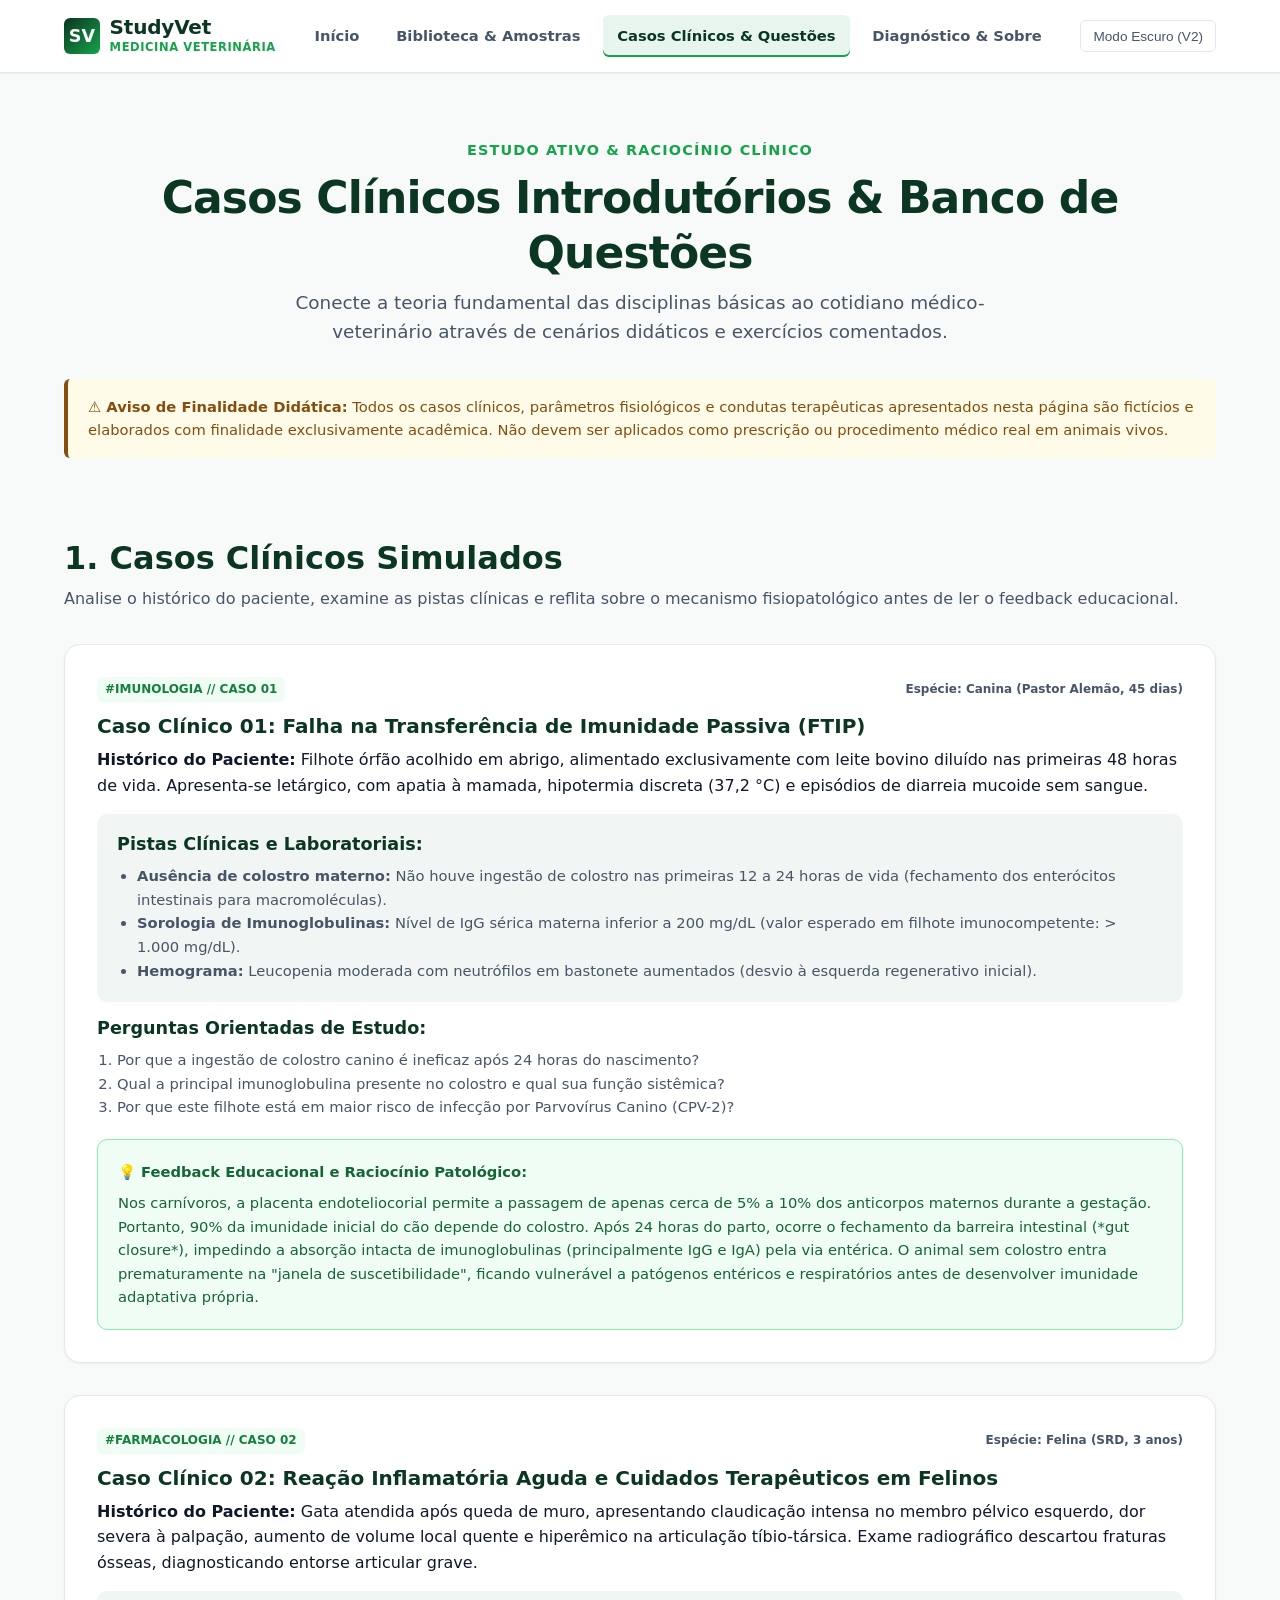
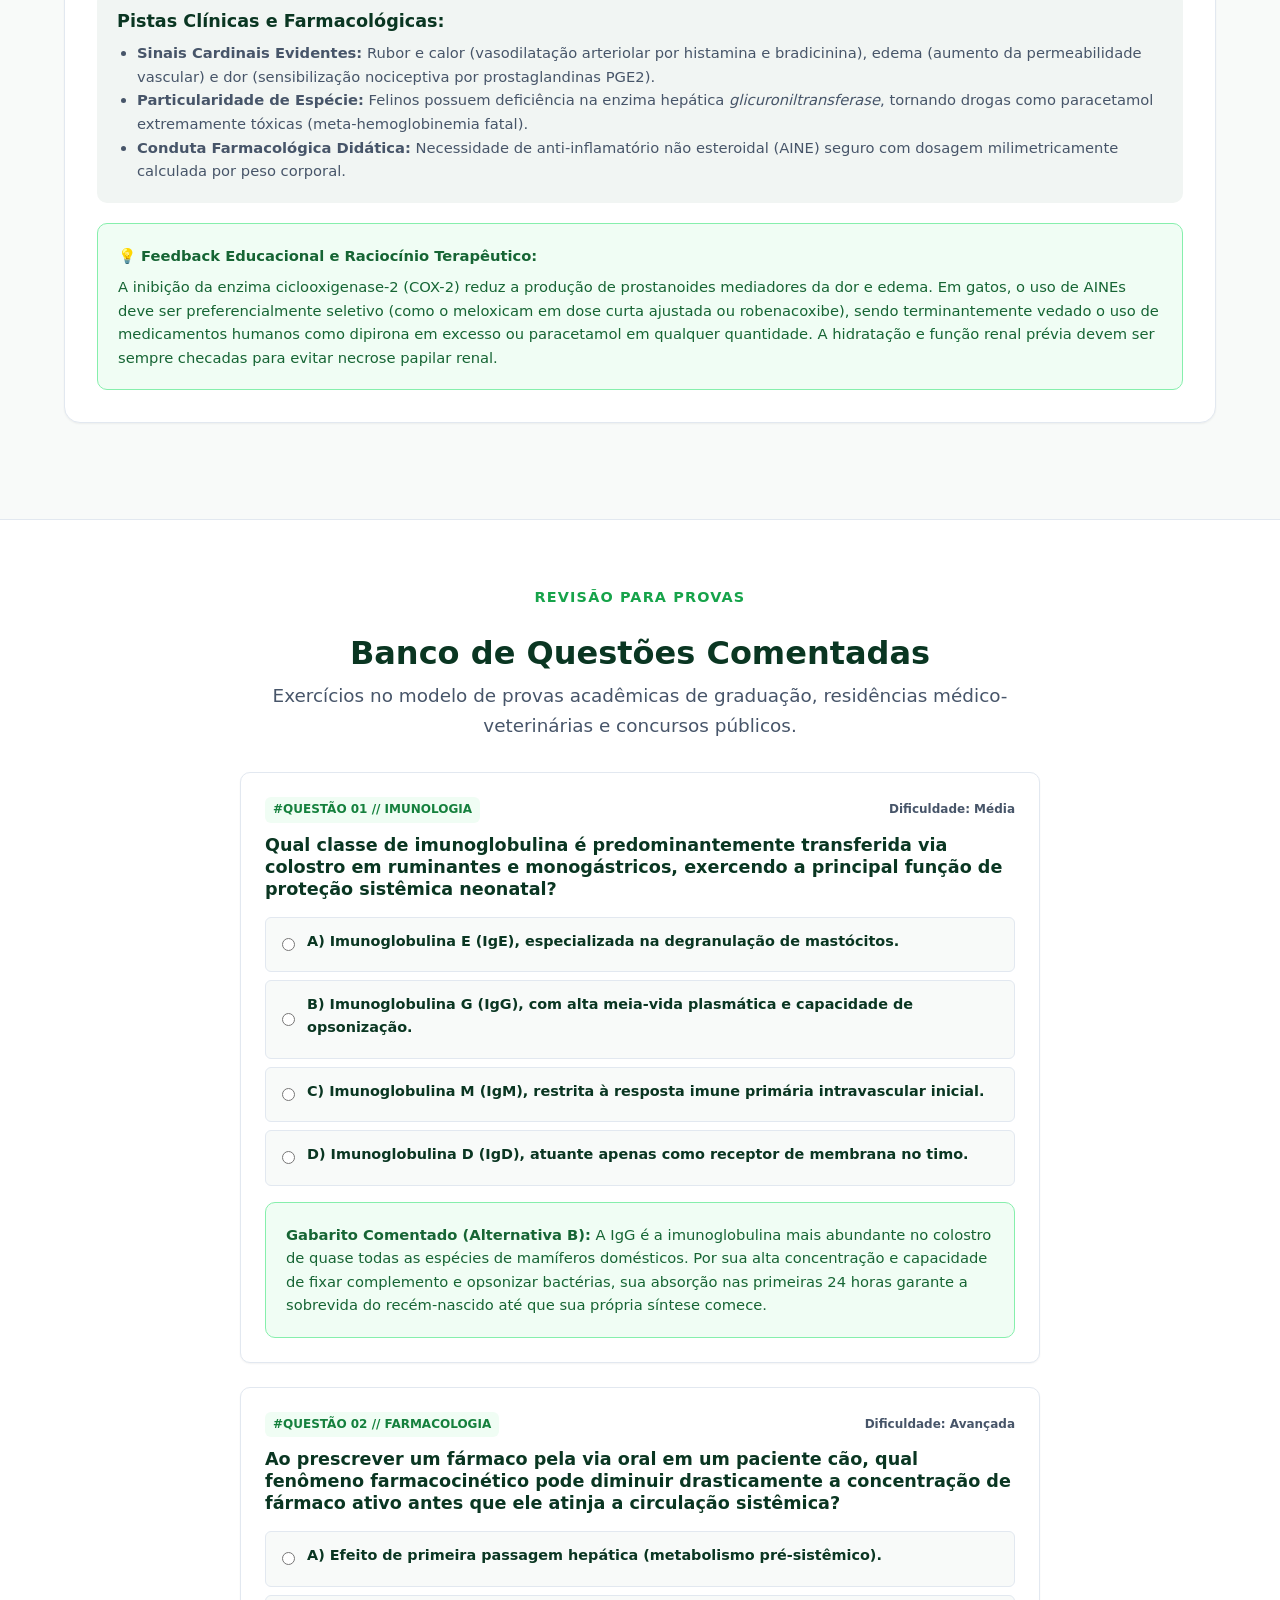
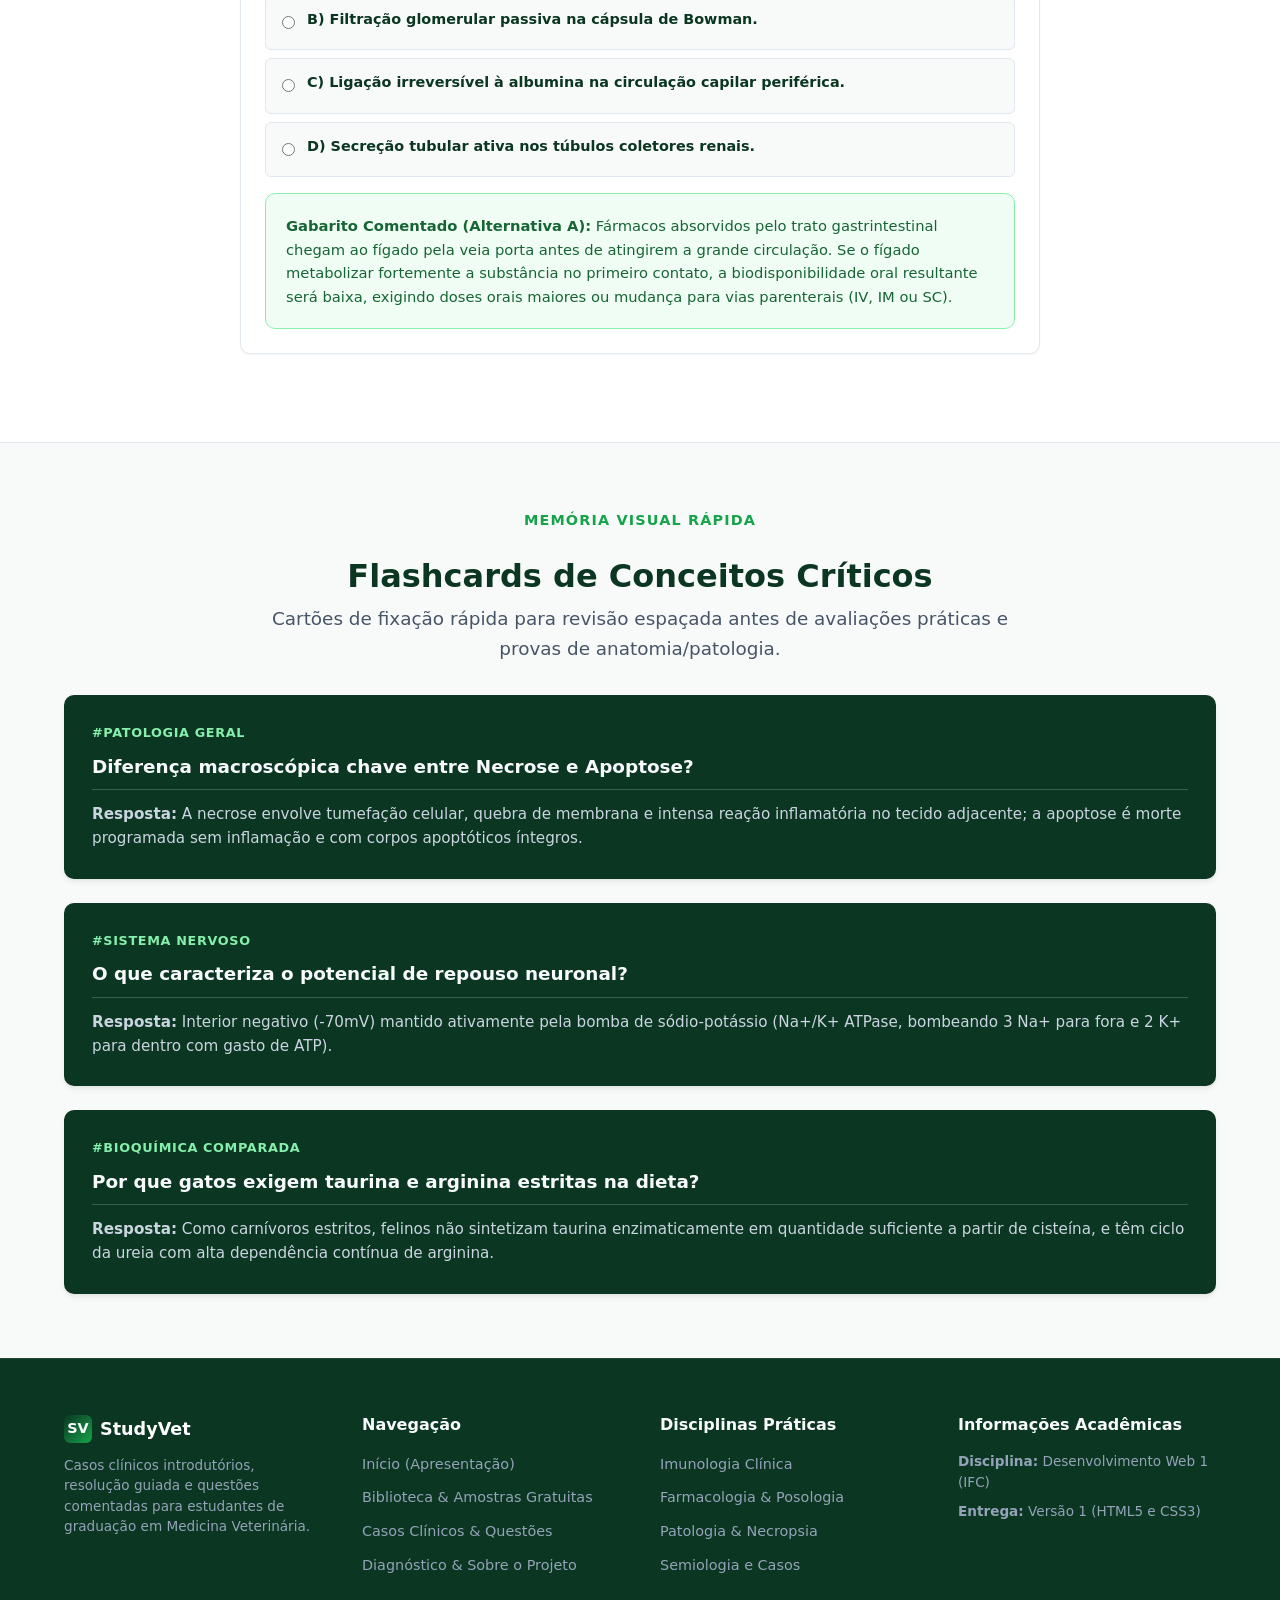
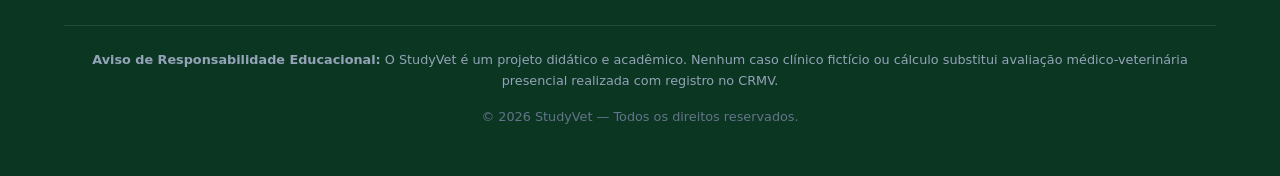
<file: pratica.html>
<!DOCTYPE html>
<html lang="pt-BR">
<head>
  <meta charset="UTF-8">
  <meta name="viewport" content="width=device-width, initial-scale=1.0">
  <meta name="description" content="StudyVet — Prática Clínica e Banco de Questões. Casos clínicos didáticos de Medicina Veterinária, pistas imunológicas, questões comentadas e flashcards.">
  <title>StudyVet // Casos Clínicos & Questões Comentadas</title>
  <link rel="icon" href="data:image/svg+xml,<svg xmlns='http://www.w3.org/2000/svg' viewBox='0 0 100 100'><rect width='100' height='100' rx='20' fill='%230a3622'/><text x='50%' y='55%' dominant-baseline='middle' text-anchor='middle' font-size='50' font-weight='800' fill='%23ffffff'>SV</text></svg>">
  <link rel="stylesheet" href="assets/css/global.css">
</head>
<body>

  <!-- Cabeçalho Principal e Navegação -->
  <header class="cabecalho-principal">
    <div class="conteiner cabecalho-barra">
      <a href="index.html" class="marca-link" title="StudyVet - Página Inicial">
        <div class="marca-icone" aria-hidden="true">SV</div>
        <div class="marca-texto">
          <span class="marca-titulo">StudyVet</span>
          <span class="marca-sub">Medicina Veterinária</span>
        </div>
      </a>

      <nav class="navegacao-menu" aria-label="Navegação Principal">
        <a href="index.html" class="navegacao-link">Início</a>
        <a href="conteudos.html" class="navegacao-link">Biblioteca & Amostras</a>
        <a href="pratica.html" class="navegacao-link ativo">Casos Clínicos & Questões</a>
        <a href="contato.html" class="navegacao-link">Diagnóstico & Sobre</a>
      </nav>

      <div class="cabecalho-acoes">
        <button type="button" class="btn-tema" id="btn-tema" title="Alternar tema visual (Planejado para Versão 2)">
          <span>Modo Escuro (V2)</span>
        </button>
      </div>
    </div>
  </header>

  <main class="conteudo-principal">

    <!-- Seção de Abertura da Prática -->
    <section class="secao-espacada" style="padding-bottom: 2rem;">
      <div class="conteiner">
        <div class="texto-centralizado">
          <span class="destaque-subtitulo">Estudo Ativo & Raciocínio Clínico</span>
          <h1>Casos Clínicos Introdutórios & Banco de Questões</h1>
          <p class="lead" style="margin-inline: auto;">
            Conecte a teoria fundamental das disciplinas básicas ao cotidiano médico-veterinário através de cenários didáticos e exercícios comentados.
          </p>
        </div>

        <!-- Alerta de Escopo Educacional Obrigatório -->
        <div class="alerta-educacional" style="margin-top: 2rem;">
          <strong>⚠️ Aviso de Finalidade Didática:</strong> Todos os casos clínicos, parâmetros fisiológicos e condutas terapêuticas apresentados nesta página são fictícios e elaborados com finalidade exclusivamente acadêmica. Não devem ser aplicados como prescrição ou procedimento médico real em animais vivos.
        </div>
      </div>
    </section>

    <!-- Casos Clínicos Introdutórios -->
    <section class="secao-espacada" style="padding-top: 0;">
      <div class="conteiner">
        <div style="margin-bottom: 2rem;">
          <h2>1. Casos Clínicos Simulados</h2>
          <p style="color: var(--cor-texto-mutado);">Analise o histórico do paciente, examine as pistas clínicas e reflita sobre o mecanismo fisiopatológico antes de ler o feedback educacional.</p>
        </div>

        <!-- Caso 01: Imunologia e Neonatologia Canina -->
        <article class="card-caso-clinico">
          <div class="card-topo">
            <span class="card-tag">#IMUNOLOGIA // CASO 01</span>
            <span class="card-nivel">Espécie: Canina (Pastor Alemão, 45 dias)</span>
          </div>

          <h3>Caso Clínico 01: Falha na Transferência de Imunidade Passiva (FTIP)</h3>
          <p>
            <strong>Histórico do Paciente:</strong> Filhote órfão acolhido em abrigo, alimentado exclusivamente com leite bovino diluído nas primeiras 48 horas de vida. Apresenta-se letárgico, com apatia à mamada, hipotermia discreta (37,2 °C) e episódios de diarreia mucoide sem sangue.
          </p>

          <div class="pistas-clinicas">
            <h4 style="margin-bottom: 0.5rem; color: var(--cor-primaria);">Pistas Clínicas e Laboratoriais:</h4>
            <ul>
              <li><strong>Ausência de colostro materno:</strong> Não houve ingestão de colostro nas primeiras 12 a 24 horas de vida (fechamento dos enterócitos intestinais para macromoléculas).</li>
              <li><strong>Sorologia de Imunoglobulinas:</strong> Nível de IgG sérica materna inferior a 200 mg/dL (valor esperado em filhote imunocompetente: &gt; 1.000 mg/dL).</li>
              <li><strong>Hemograma:</strong> Leucopenia moderada com neutrófilos em bastonete aumentados (desvio à esquerda regenerativo inicial).</li>
            </ul>
          </div>

          <div style="margin-block: 1rem;">
            <h4>Perguntas Orientadas de Estudo:</h4>
            <ol style="padding-left: 1.25rem; font-size: 0.92rem; color: var(--cor-texto-mutado); line-height: 1.6;">
              <li>Por que a ingestão de colostro canino é ineficaz após 24 horas do nascimento?</li>
              <li>Qual a principal imunoglobulina presente no colostro e qual sua função sistêmica?</li>
              <li>Por que este filhote está em maior risco de infecção por Parvovírus Canino (CPV-2)?</li>
            </ol>
          </div>

          <div class="feedback-educacional">
            <strong>💡 Feedback Educacional e Raciocínio Patológico:</strong>
            <p style="margin-top: 0.5rem; margin-bottom: 0;">
              Nos carnívoros, a placenta endoteliocorial permite a passagem de apenas cerca de 5% a 10% dos anticorpos maternos durante a gestação. Portanto, 90% da imunidade inicial do cão depende do colostro. Após 24 horas do parto, ocorre o fechamento da barreira intestinal (*gut closure*), impedindo a absorção intacta de imunoglobulinas (principalmente IgG e IgA) pela via entérica. O animal sem colostro entra prematuramente na "janela de suscetibilidade", ficando vulnerável a patógenos entéricos e respiratórios antes de desenvolver imunidade adaptativa própria.
            </p>
          </div>
        </article>

        <!-- Caso 02: Farmacologia e Patologia Geral -->
        <article class="card-caso-clinico">
          <div class="card-topo">
            <span class="card-tag">#FARMACOLOGIA // CASO 02</span>
            <span class="card-nivel">Espécie: Felina (SRD, 3 anos)</span>
          </div>

          <h3>Caso Clínico 02: Reação Inflamatória Aguda e Cuidados Terapêuticos em Felinos</h3>
          <p>
            <strong>Histórico do Paciente:</strong> Gata atendida após queda de muro, apresentando claudicação intensa no membro pélvico esquerdo, dor severa à palpação, aumento de volume local quente e hiperêmico na articulação tíbio-társica. Exame radiográfico descartou fraturas ósseas, diagnosticando entorse articular grave.
          </p>

          <div class="pistas-clinicas">
            <h4 style="margin-bottom: 0.5rem; color: var(--cor-primaria);">Pistas Clínicas e Farmacológicas:</h4>
            <ul>
              <li><strong>Sinais Cardinais Evidentes:</strong> Rubor e calor (vasodilatação arteriolar por histamina e bradicinina), edema (aumento da permeabilidade vascular) e dor (sensibilização nociceptiva por prostaglandinas PGE2).</li>
              <li><strong>Particularidade de Espécie:</strong> Felinos possuem deficiência na enzima hepática <em>glicuroniltransferase</em>, tornando drogas como paracetamol extremamente tóxicas (meta-hemoglobinemia fatal).</li>
              <li><strong>Conduta Farmacológica Didática:</strong> Necessidade de anti-inflamatório não esteroidal (AINE) seguro com dosagem milimetricamente calculada por peso corporal.</li>
            </ul>
          </div>

          <div class="feedback-educacional">
            <strong>💡 Feedback Educacional e Raciocínio Terapêutico:</strong>
            <p style="margin-top: 0.5rem; margin-bottom: 0;">
              A inibição da enzima ciclooxigenase-2 (COX-2) reduz a produção de prostanoides mediadores da dor e edema. Em gatos, o uso de AINEs deve ser preferencialmente seletivo (como o meloxicam em dose curta ajustada ou robenacoxibe), sendo terminantemente vedado o uso de medicamentos humanos como dipirona em excesso ou paracetamol em qualquer quantidade. A hidratação e função renal prévia devem ser sempre checadas para evitar necrose papilar renal.
            </p>
          </div>
        </article>
      </div>
    </section>

    <!-- Banco de Questões Comentadas -->
    <section class="secao-espacada secao-alt" aria-labelledby="titulo-questoes">
      <div class="conteiner">
        <div class="texto-centralizado">
          <span class="destaque-subtitulo">Revisão para Provas</span>
          <h2 id="titulo-questoes">Banco de Questões Comentadas</h2>
          <p class="lead" style="margin-inline: auto;">
            Exercícios no modelo de provas acadêmicas de graduação, residências médico-veterinárias e concursos públicos.
          </p>
        </div>

        <div style="max-width: 800px; margin-inline: auto; margin-top: 2rem;">

          <!-- Questão 01 -->
          <article class="card-questao">
            <div class="card-topo">
              <span class="card-tag">#QUESTÃO 01 // IMUNOLOGIA</span>
              <span class="card-nivel">Dificuldade: Média</span>
            </div>
            <h4>Qual classe de imunoglobulina é predominantemente transferida via colostro em ruminantes e monogástricos, exercendo a principal função de proteção sistêmica neonatal?</h4>

            <ul class="opcoes-questao">
              <li class="opcao-item">
                <input type="radio" id="q1-a" name="questao-1">
                <label for="q1-a">A) Imunoglobulina E (IgE), especializada na degranulação de mastócitos.</label>
              </li>
              <li class="opcao-item">
                <input type="radio" id="q1-b" name="questao-1">
                <label for="q1-b">B) Imunoglobulina G (IgG), com alta meia-vida plasmática e capacidade de opsonização.</label>
              </li>
              <li class="opcao-item">
                <input type="radio" id="q1-c" name="questao-1">
                <label for="q1-c">C) Imunoglobulina M (IgM), restrita à resposta imune primária intravascular inicial.</label>
              </li>
              <li class="opcao-item">
                <input type="radio" id="q1-d" name="questao-1">
                <label for="q1-d">D) Imunoglobulina D (IgD), atuante apenas como receptor de membrana no timo.</label>
              </li>
            </ul>

            <div class="feedback-educacional" style="margin-top: 1rem;">
              <strong>Gabarito Comentado (Alternativa B):</strong> A IgG é a imunoglobulina mais abundante no colostro de quase todas as espécies de mamíferos domésticos. Por sua alta concentração e capacidade de fixar complemento e opsonizar bactérias, sua absorção nas primeiras 24 horas garante a sobrevida do recém-nascido até que sua própria síntese comece.
            </div>
          </article>

          <!-- Questão 02 -->
          <article class="card-questao">
            <div class="card-topo">
              <span class="card-tag">#QUESTÃO 02 // FARMACOLOGIA</span>
              <span class="card-nivel">Dificuldade: Avançada</span>
            </div>
            <h4>Ao prescrever um fármaco pela via oral em um paciente cão, qual fenômeno farmacocinético pode diminuir drasticamente a concentração de fármaco ativo antes que ele atinja a circulação sistêmica?</h4>

            <ul class="opcoes-questao">
              <li class="opcao-item">
                <input type="radio" id="q2-a" name="questao-2">
                <label for="q2-a">A) Efeito de primeira passagem hepática (metabolismo pré-sistêmico).</label>
              </li>
              <li class="opcao-item">
                <input type="radio" id="q2-b" name="questao-2">
                <label for="q2-b">B) Filtração glomerular passiva na cápsula de Bowman.</label>
              </li>
              <li class="opcao-item">
                <input type="radio" id="q2-c" name="questao-2">
                <label for="q2-c">C) Ligação irreversível à albumina na circulação capilar periférica.</label>
              </li>
              <li class="opcao-item">
                <input type="radio" id="q2-d" name="questao-2">
                <label for="q2-d">D) Secreção tubular ativa nos túbulos coletores renais.</label>
              </li>
            </ul>

            <div class="feedback-educacional" style="margin-top: 1rem;">
              <strong>Gabarito Comentado (Alternativa A):</strong> Fármacos absorvidos pelo trato gastrintestinal chegam ao fígado pela veia porta antes de atingirem a grande circulação. Se o fígado metabolizar fortemente a substância no primeiro contato, a biodisponibilidade oral resultante será baixa, exigindo doses orais maiores ou mudança para vias parenterais (IV, IM ou SC).
            </div>
          </article>

        </div>
      </div>
    </section>

    <!-- Flashcards de Revisão Ativa (Estilo Anki) -->
    <section class="secao-espacada" aria-labelledby="titulo-flashcards">
      <div class="conteiner">
        <div class="texto-centralizado">
          <span class="destaque-subtitulo">Memória Visual Rápida</span>
          <h2 id="titulo-flashcards">Flashcards de Conceitos Críticos</h2>
          <p class="lead" style="margin-inline: auto;">
            Cartões de fixação rápida para revisão espaçada antes de avaliações práticas e provas de anatomia/patologia.
          </p>
        </div>

        <div class="grade-cards" style="margin-top: 2rem;">
          <!-- Card 1 -->
          <div class="card-flashcard">
            <div class="flashcard-topo">#PATOLOGIA GERAL</div>
            <div class="flashcard-pergunta">Diferença macroscópica chave entre Necrose e Apoptose?</div>
            <div class="flashcard-resposta">
              <strong>Resposta:</strong> A necrose envolve tumefação celular, quebra de membrana e intensa reação inflamatória no tecido adjacente; a apoptose é morte programada sem inflamação e com corpos apoptóticos íntegros.
            </div>
          </div>

          <!-- Card 2 -->
          <div class="card-flashcard">
            <div class="flashcard-topo">#SISTEMA NERVOSO</div>
            <div class="flashcard-pergunta">O que caracteriza o potencial de repouso neuronal?</div>
            <div class="flashcard-resposta">
              <strong>Resposta:</strong> Interior negativo (-70mV) mantido ativamente pela bomba de sódio-potássio (Na+/K+ ATPase, bombeando 3 Na+ para fora e 2 K+ para dentro com gasto de ATP).
            </div>
          </div>

          <!-- Card 3 -->
          <div class="card-flashcard">
            <div class="flashcard-topo">#BIOQUÍMICA COMPARADA</div>
            <div class="flashcard-pergunta">Por que gatos exigem taurina e arginina estritas na dieta?</div>
            <div class="flashcard-resposta">
              <strong>Resposta:</strong> Como carnívoros estritos, felinos não sintetizam taurina enzimaticamente em quantidade suficiente a partir de cisteína, e têm ciclo da ureia com alta dependência contínua de arginina.
            </div>
          </div>
        </div>
      </div>
    </section>

  </main>

  <!-- Rodapé Semântico -->
  <footer class="rodape-principal">
    <div class="conteiner">
      <div class="rodape-grade">
        <div class="rodape-coluna">
          <div style="display: flex; align-items: center; gap: 0.5rem; margin-bottom: 0.75rem;">
            <div class="marca-icone" style="width: 28px; height: 28px; font-size: 0.9rem;">SV</div>
            <span style="font-weight: 800; font-size: 1.1rem; color: #fff;">StudyVet</span>
          </div>
          <p style="font-size: 0.85rem; color: #94a3b8; line-height: 1.5;">
            Casos clínicos introdutórios, resolução guiada e questões comentadas para estudantes de graduação em Medicina Veterinária.
          </p>
        </div>

        <div class="rodape-coluna">
          <h4>Navegação</h4>
          <ul class="rodape-lista">
            <li><a href="index.html">Início (Apresentação)</a></li>
            <li><a href="conteudos.html">Biblioteca & Amostras Gratuitas</a></li>
            <li><a href="pratica.html">Casos Clínicos & Questões</a></li>
            <li><a href="contato.html">Diagnóstico & Sobre o Projeto</a></li>
          </ul>
        </div>

        <div class="rodape-coluna">
          <h4>Disciplinas Práticas</h4>
          <ul class="rodape-lista">
            <li><a href="pratica.html">Imunologia Clínica</a></li>
            <li><a href="pratica.html">Farmacologia & Posologia</a></li>
            <li><a href="pratica.html">Patologia & Necropsia</a></li>
            <li><a href="pratica.html">Semiologia e Casos</a></li>
          </ul>
        </div>

        <div class="rodape-coluna">
          <h4>Informações Acadêmicas</h4>
          <p style="font-size: 0.85rem; color: #94a3b8; margin-bottom: 0.4rem;">
            <strong>Disciplina:</strong> Desenvolvimento Web 1 (IFC)
          </p>
          <p style="font-size: 0.85rem; color: #94a3b8;">
            <strong>Entrega:</strong> Versão 1 (HTML5 e CSS3)
          </p>
        </div>
      </div>

      <div class="rodape-aviso">
        <p>
          <strong>Aviso de Responsabilidade Educacional:</strong> O StudyVet é um projeto didático e acadêmico. Nenhum caso clínico fictício ou cálculo substitui avaliação médico-veterinária presencial realizada com registro no CRMV.
        </p>
        <p style="margin-top: 0.5rem; color: #64748b;">
          © 2026 StudyVet — Todos os direitos reservados.
        </p>
      </div>
    </div>
  </footer>

</body>
</html>
</file>
<file: assets/css/global.css>
/* ==========================================================================
   StudyVet // MED-VET — Folha de Estilos Global (Vanilla CSS3)
   Disciplina: Desenvolvimento Web 1 (IFC) — Versão 1
   Identidade: Verde Clínico, Superfícies Limpas e Tipografia de Alta Densidade
   ========================================================================== */

/* 1. Variáveis e Tokens de Design (Custom Properties) */
:root {
  --cor-primaria: #0a3622;
  --cor-primaria-hover: #062316;
  --cor-primaria-suave: #e8f5ee;
  --cor-destaque: #16a34a;
  --cor-destaque-hover: #15803d;
  --cor-destaque-suave: #f0fdf4;
  --cor-fundo: #f8faf9;
  --cor-superficie: #ffffff;
  --cor-superficie-alt: #f1f5f3;
  --cor-texto: #0f172a;
  --cor-texto-mutado: #475569;
  --cor-texto-claro: #f8fafc;
  --cor-borda: #e2e8f0;
  --cor-borda-foco: #16a34a;
  --cor-alerta-fundo: #fefce8;
  --cor-alerta-borda: #fde047;
  --cor-alerta-texto: #854d0e;
  --cor-sucesso-fundo: #f0fdf4;
  --cor-sucesso-borda: #86efac;
  --cor-sucesso-texto: #166534;

  --fonte-principal: 'Segoe UI', system-ui, -apple-system, BlinkMacSystemFont, Roboto, sans-serif;
  --fonte-mono: ui-monospace, SFMono-Regular, Menlo, Monaco, Consolas, monospace;

  --sombra-sm: 0 1px 2px 0 rgb(0 0 0 / 0.05);
  --sombra-md: 0 4px 6px -1px rgb(0 0 0 / 0.07), 0 2px 4px -2px rgb(0 0 0 / 0.05);
  --sombra-lg: 0 10px 15px -3px rgb(0 0 0 / 0.08), 0 4px 6px -4px rgb(0 0 0 / 0.05);
  --sombra-flutuante: 0 20px 25px -5px rgb(0 0 0 / 0.1), 0 8px 10px -6px rgb(0 0 0 / 0.06);

  --raio-sm: 6px;
  --raio-md: 10px;
  --raio-lg: 16px;
  --raio-pilula: 9999px;

  --transicao-rapida: 0.2s ease-in-out;
  --largura-maxima: 1200px;
}

/* 2. Reset e Estilos de Base */
*, *::before, *::after {
  box-sizing: border-box;
  margin: 0;
  padding: 0;
}

html {
  font-size: 16px;
  scroll-behavior: smooth;
  overflow-x: hidden;
}

body {
  font-family: var(--fonte-principal);
  background-color: var(--cor-fundo);
  color: var(--cor-texto);
  line-height: 1.6;
  min-height: 100vh;
  display: flex;
  flex-direction: column;
  -webkit-font-smoothing: antialiased;
  overflow-x: hidden;
}

img {
  max-width: 100%;
  height: auto;
  display: block;
}

a {
  color: var(--cor-destaque);
  text-decoration: none;
  transition: color var(--transicao-rapida);
}

a:hover {
  color: var(--cor-destaque-hover);
}

a:focus-visible,
button:focus-visible,
input:focus-visible,
select:focus-visible,
textarea:focus-visible {
  outline: 2px solid var(--cor-borda-foco);
  outline-offset: 2px;
}

/* 3. Tipografia e Títulos */
h1, h2, h3, h4 {
  color: var(--cor-primaria);
  font-weight: 700;
  line-height: 1.25;
  margin-bottom: 0.5rem;
}

h1 { font-size: clamp(2rem, 4vw, 2.75rem); letter-spacing: -0.02em; }
h2 { font-size: clamp(1.5rem, 3vw, 2rem); margin-top: 1rem; }
h3 { font-size: 1.25rem; }
h4 { font-size: 1.1rem; }

p {
  margin-bottom: 1rem;
}

p.lead {
  font-size: 1.15rem;
  color: var(--cor-texto-mutado);
  max-width: 750px;
}

.texto-centralizado {
  text-align: center;
}

.destaque-subtitulo {
  color: var(--cor-destaque);
  font-size: 0.9rem;
  font-weight: 700;
  text-transform: uppercase;
  letter-spacing: 0.08em;
  display: inline-block;
  margin-bottom: 0.5rem;
}

/* 4. Estrutura e Contêiner */
.conteiner {
  width: 100%;
  max-width: var(--largura-maxima);
  margin-inline: auto;
  padding-inline: 1.5rem;
}

.conteudo-principal {
  flex: 1;
}

.secao-espacada {
  padding-block: 4rem;
}

.secao-alt {
  background-color: var(--cor-superficie);
  border-block: 1px solid var(--cor-borda);
}

/* 5. Cabeçalho e Navegação (Flexbox) */
.cabecalho-principal {
  position: sticky;
  top: 0;
  z-index: 100;
  background-color: rgba(255, 255, 255, 0.95);
  backdrop-filter: blur(8px);
  border-bottom: 1px solid var(--cor-borda);
  box-shadow: var(--sombra-sm);
}

.cabecalho-barra {
  display: flex;
  align-items: center;
  justify-content: space-between;
  gap: 1.5rem;
  height: 72px;
}

.marca-link {
  display: flex;
  align-items: center;
  gap: 0.6rem;
  text-decoration: none;
}

.marca-icone {
  width: 36px;
  height: 36px;
  background: linear-gradient(135deg, var(--cor-primaria), var(--cor-destaque));
  color: var(--cor-texto-claro);
  border-radius: var(--raio-sm);
  display: flex;
  align-items: center;
  justify-content: center;
  font-weight: 800;
  font-size: 1.1rem;
  box-shadow: var(--sombra-sm);
}

.marca-texto {
  display: flex;
  flex-direction: column;
}

.marca-titulo {
  font-size: 1.25rem;
  font-weight: 800;
  color: var(--cor-primaria);
  line-height: 1.1;
  letter-spacing: -0.01em;
}

.marca-sub {
  font-size: 0.72rem;
  font-weight: 600;
  color: var(--cor-destaque);
  letter-spacing: 0.05em;
  text-transform: uppercase;
}

.navegacao-menu {
  display: flex;
  align-items: center;
  gap: 0.5rem;
  list-style: none;
}

.navegacao-link {
  padding: 0.55rem 0.9rem;
  border-radius: var(--raio-sm);
  color: var(--cor-texto-mutado);
  font-weight: 600;
  font-size: 0.92rem;
  transition: all var(--transicao-rapida);
  display: inline-block;
}

.navegacao-link:hover {
  color: var(--cor-primaria);
  background-color: var(--cor-primaria-suave);
}

.navegacao-link.ativo {
  color: var(--cor-primaria);
  background-color: var(--cor-primaria-suave);
  font-weight: 700;
  box-shadow: inset 0 -2px 0 var(--cor-destaque);
}

.cabecalho-acoes {
  display: flex;
  align-items: center;
  gap: 0.75rem;
}

/* 6. Botões e Ações */
.btn {
  display: inline-flex;
  align-items: center;
  justify-content: center;
  gap: 0.5rem;
  padding: 0.65rem 1.25rem;
  font-weight: 600;
  font-size: 0.95rem;
  border-radius: var(--raio-sm);
  border: 1px solid transparent;
  cursor: pointer;
  transition: all var(--transicao-rapida);
  text-decoration: none;
  line-height: 1.4;
  white-space: nowrap;
}

.btn-primario {
  background-color: var(--cor-primaria);
  color: var(--cor-texto-claro);
  box-shadow: var(--sombra-sm);
}

.btn-primario:hover {
  background-color: var(--cor-primaria-hover);
  color: var(--cor-texto-claro);
  box-shadow: var(--sombra-md);
  transform: translateY(-1px);
}

.btn-secundario {
  background-color: var(--cor-superficie);
  color: var(--cor-primaria);
  border-color: var(--cor-borda);
}

.btn-secundario:hover {
  background-color: var(--cor-primaria-suave);
  border-color: var(--cor-primaria);
  color: var(--cor-primaria);
}

.btn-destaque {
  background-color: var(--cor-destaque);
  color: var(--cor-texto-claro);
}

.btn-destaque:hover {
  background-color: var(--cor-destaque-hover);
  color: var(--cor-texto-claro);
}

.btn-sm {
  padding: 0.4rem 0.8rem;
  font-size: 0.85rem;
}

.btn-bloco {
  width: 100%;
}

.btn-tema {
  background: transparent;
  border: 1px solid var(--cor-borda);
  border-radius: var(--raio-sm);
  padding: 0.45rem 0.75rem;
  font-size: 0.85rem;
  color: var(--cor-texto-mutado);
  cursor: pointer;
}

.btn-tema:hover {
  background-color: var(--cor-superficie-alt);
  color: var(--cor-texto);
}

/* 7. Seção Hero (Apresentação Principal) */
.hero {
  padding-block: 4rem 3.5rem;
  background: linear-gradient(180deg, rgba(232, 245, 238, 0.6) 0%, rgba(248, 250, 249, 1) 100%);
  border-bottom: 1px solid var(--cor-borda);
}

.hero-grade {
  display: flex;
  align-items: center;
  justify-content: space-between;
  gap: 3rem;
}

.hero-conteudo {
  flex: 1.2;
}

.hero-selos {
  display: flex;
  flex-wrap: wrap;
  gap: 0.6rem;
  margin-bottom: 1.25rem;
}

.badge {
  display: inline-flex;
  align-items: center;
  gap: 0.35rem;
  padding: 0.3rem 0.75rem;
  font-size: 0.8rem;
  font-weight: 600;
  border-radius: var(--raio-pilula);
  background-color: var(--cor-superficie);
  color: var(--cor-primaria);
  border: 1px solid var(--cor-borda);
}

.badge-destaque {
  background-color: var(--cor-destaque-suave);
  color: var(--cor-destaque-hover);
  border-color: var(--cor-sucesso-borda);
}

.hero-botoes {
  display: flex;
  flex-wrap: wrap;
  gap: 1rem;
  margin-top: 1.75rem;
}

.hero-visual {
  flex: 0.9;
  display: flex;
  justify-content: center;
}

.card-hero-mockup {
  background-color: var(--cor-superficie);
  border: 1px solid var(--cor-borda);
  border-radius: var(--raio-lg);
  padding: 1.75rem;
  box-shadow: var(--sombra-lg);
  max-width: 420px;
  width: 100%;
}

.mockup-cabecalho {
  display: flex;
  align-items: center;
  justify-content: space-between;
  padding-bottom: 1rem;
  margin-bottom: 1rem;
  border-bottom: 1px solid var(--cor-borda);
}

.mockup-item {
  display: flex;
  align-items: center;
  gap: 0.75rem;
  margin-bottom: 0.75rem;
  font-size: 0.9rem;
}

.mockup-check {
  color: var(--cor-destaque);
  font-weight: bold;
}

/* 8. Pilares Metodológicos (Flexbox) */
.grade-pilares {
  display: flex;
  flex-wrap: wrap;
  gap: 1.5rem;
  margin-top: 2rem;
}

.card-pilar {
  flex: 1 1 calc(33.333% - 1.5rem);
  background-color: var(--cor-superficie);
  border: 1px solid var(--cor-borda);
  border-radius: var(--raio-md);
  padding: 1.75rem;
  box-shadow: var(--sombra-sm);
  transition: transform var(--transicao-rapida), box-shadow var(--transicao-rapida);
}

.card-pilar:hover {
  transform: translateY(-3px);
  box-shadow: var(--sombra-md);
  border-color: var(--cor-destaque);
}

.pilar-icone {
  width: 48px;
  height: 48px;
  background-color: var(--cor-primaria-suave);
  color: var(--cor-primaria);
  border-radius: var(--raio-sm);
  display: flex;
  align-items: center;
  justify-content: center;
  font-size: 1.5rem;
  margin-bottom: 1rem;
}

/* 9. Vitrine da Biblioteca e Cards de Conteúdo (Flexbox) */
.grade-cards {
  display: flex;
  flex-wrap: wrap;
  gap: 1.5rem;
  margin-top: 2rem;
}

.card-apostila {
  flex: 1 1 calc(33.333% - 1.5rem);
  min-width: 290px;
  background-color: var(--cor-superficie);
  border: 1px solid var(--cor-borda);
  border-radius: var(--raio-md);
  padding: 1.5rem;
  display: flex;
  flex-direction: column;
  justify-content: space-between;
  box-shadow: var(--sombra-sm);
  transition: all var(--transicao-rapida);
}

.card-apostila:hover {
  box-shadow: var(--sombra-md);
  border-color: var(--cor-destaque);
}

.card-topo {
  display: flex;
  align-items: center;
  justify-content: space-between;
  margin-bottom: 0.75rem;
}

.card-tag {
  font-size: 0.75rem;
  font-weight: 700;
  color: var(--cor-destaque-hover);
  background-color: var(--cor-destaque-suave);
  padding: 0.2rem 0.5rem;
  border-radius: var(--raio-sm);
}

.card-nivel {
  font-size: 0.75rem;
  font-weight: 600;
  color: var(--cor-texto-mutado);
}

.card-apostila h3 {
  margin-bottom: 0.5rem;
  color: var(--cor-primaria);
}

.card-apostila p {
  font-size: 0.92rem;
  color: var(--cor-texto-mutado);
  flex-grow: 1;
}

.card-rodape {
  margin-top: 1.25rem;
  padding-top: 1rem;
  border-top: 1px solid var(--cor-borda);
  display: flex;
  align-items: center;
  justify-content: space-between;
}

.card-meta {
  font-size: 0.85rem;
  color: var(--cor-texto-mutado);
  display: flex;
  gap: 0.75rem;
}

/* 10. Trilha de Estudos para Iniciantes */
.grade-trilha {
  display: flex;
  flex-direction: column;
  gap: 1rem;
  margin-top: 2rem;
}

.etapa-trilha {
  display: flex;
  align-items: flex-start;
  gap: 1.25rem;
  background-color: var(--cor-superficie);
  border: 1px solid var(--cor-borda);
  border-radius: var(--raio-md);
  padding: 1.25rem 1.5rem;
  box-shadow: var(--sombra-sm);
}

.etapa-numero {
  width: 40px;
  height: 40px;
  border-radius: var(--raio-pilula);
  background-color: var(--cor-primaria);
  color: var(--cor-texto-claro);
  display: flex;
  align-items: center;
  justify-content: center;
  font-weight: 800;
  font-size: 1.1rem;
  flex-shrink: 0;
}

.etapa-corpo {
  flex: 1;
}

.etapa-topo {
  display: flex;
  flex-wrap: wrap;
  align-items: center;
  justify-content: space-between;
  gap: 0.5rem;
  margin-bottom: 0.25rem;
}

.etapa-tempo {
  font-size: 0.8rem;
  font-weight: 600;
  color: var(--cor-destaque);
}

/* 11. Depoimentos e Planos */
.grade-planos {
  display: flex;
  flex-wrap: wrap;
  gap: 1.5rem;
  margin-top: 2rem;
  align-items: stretch;
}

.card-plano {
  flex: 1 1 calc(33.333% - 1.5rem);
  background-color: var(--cor-superficie);
  border: 1px solid var(--cor-borda);
  border-radius: var(--raio-lg);
  padding: 2rem;
  display: flex;
  flex-direction: column;
  box-shadow: var(--sombra-sm);
  position: relative;
}

.card-plano.destaque {
  border: 2px solid var(--cor-destaque);
  box-shadow: var(--sombra-lg);
  transform: scale(1.02);
}

.badge-plano-destaque {
  position: absolute;
  top: -12px;
  left: 50%;
  transform: translateX(-50%);
  background-color: var(--cor-destaque);
  color: var(--cor-texto-claro);
  font-size: 0.75rem;
  font-weight: 800;
  text-transform: uppercase;
  padding: 0.25rem 0.75rem;
  border-radius: var(--raio-pilula);
  letter-spacing: 0.05em;
}

.plano-preco {
  margin-block: 1rem 1.25rem;
}

.preco-valor {
  font-size: 2.25rem;
  font-weight: 800;
  color: var(--cor-primaria);
}

.preco-periodo {
  font-size: 0.9rem;
  color: var(--cor-texto-mutado);
}

.plano-recursos {
  list-style: none;
  margin-bottom: 1.75rem;
  flex-grow: 1;
}

.plano-recursos li {
  font-size: 0.92rem;
  padding-block: 0.4rem;
  display: flex;
  align-items: center;
  gap: 0.5rem;
  color: var(--cor-texto-mutado);
}

.plano-recursos li::before {
  content: "✓";
  color: var(--cor-destaque);
  font-weight: bold;
}

/* 12. Barra de Busca e Filtros (conteudos.html) */
.barra-busca-filtros {
  background-color: var(--cor-superficie);
  border: 1px solid var(--cor-borda);
  border-radius: var(--raio-md);
  padding: 1.5rem;
  box-shadow: var(--sombra-sm);
  margin-bottom: 2rem;
}

.campo-busca {
  width: 100%;
  padding: 0.75rem 1rem;
  font-size: 1rem;
  border: 1px solid var(--cor-borda);
  border-radius: var(--raio-sm);
  background-color: var(--cor-fundo);
  margin-bottom: 1rem;
}

.filtros-grupo {
  display: flex;
  flex-wrap: wrap;
  align-items: center;
  gap: 0.5rem;
}

.filtro-rotulo {
  font-size: 0.85rem;
  font-weight: 700;
  color: var(--cor-texto-mutado);
  margin-right: 0.5rem;
}

.btn-filtro {
  background-color: var(--cor-fundo);
  border: 1px solid var(--cor-borda);
  border-radius: var(--raio-pilula);
  padding: 0.35rem 0.85rem;
  font-size: 0.85rem;
  font-weight: 600;
  color: var(--cor-texto-mutado);
  cursor: pointer;
  transition: all var(--transicao-rapida);
}

.btn-filtro:hover,
.btn-filtro.ativo {
  background-color: var(--cor-primaria);
  color: var(--cor-texto-claro);
  border-color: var(--cor-primaria);
}

/* 13. Leitor de Prévia Gratuita e Quadros Comparativos (conteudos.html) */
.leitor-previa {
  background-color: var(--cor-superficie);
  border: 1px solid var(--cor-borda);
  border-radius: var(--raio-lg);
  padding: 2.25rem;
  box-shadow: var(--sombra-sm);
  margin-bottom: 3rem;
}

.leitor-cabecalho {
  border-bottom: 1px solid var(--cor-borda);
  padding-bottom: 1rem;
  margin-bottom: 1.5rem;
}

.bloco-anotacoes {
  background-color: var(--cor-alerta-fundo);
  border: 1px solid var(--cor-alerta-borda);
  border-radius: var(--raio-sm);
  padding: 1.25rem;
  margin-block: 1.5rem;
}

.bloco-anotacoes h4 {
  color: var(--cor-alerta-texto);
}

.tabela-conteiner {
  width: 100%;
  overflow-x: auto;
  margin-block: 1.5rem;
  border: 1px solid var(--cor-borda);
  border-radius: var(--raio-md);
  background-color: var(--cor-superficie);
}

table.tabela-comparativa {
  width: 100%;
  border-collapse: collapse;
  text-align: left;
  font-size: 0.92rem;
}

table.tabela-comparativa th,
table.tabela-comparativa td {
  padding: 0.85rem 1.2rem;
  border-bottom: 1px solid var(--cor-borda);
}

table.tabela-comparativa th {
  background-color: var(--cor-superficie-alt);
  color: var(--cor-primaria);
  font-weight: 700;
  white-space: nowrap;
}

table.tabela-comparativa tbody tr:hover {
  background-color: rgba(22, 163, 74, 0.04);
}

/* 14. Layout com Barra Lateral (main + aside) */
.layout-conteudo-lateral {
  display: flex;
  gap: 2.5rem;
  align-items: flex-start;
  min-width: 0;
  max-width: 100%;
}

.conteudo-central {
  flex: 1;
  min-width: 0;
  max-width: 100%;
}

.barra-lateral-glossario {
  width: 320px;
  background-color: var(--cor-superficie);
  border: 1px solid var(--cor-borda);
  border-radius: var(--raio-md);
  padding: 1.5rem;
  position: sticky;
  top: 90px;
  box-shadow: var(--sombra-sm);
}

.item-glossario {
  margin-bottom: 1.25rem;
  padding-bottom: 0.75rem;
  border-bottom: 1px solid var(--cor-borda);
}

.item-glossario:last-child {
  border-bottom: none;
  margin-bottom: 0;
  padding-bottom: 0;
}

.item-glossario dt {
  font-weight: 700;
  color: var(--cor-primaria);
  font-size: 0.95rem;
}

.item-glossario dd {
  font-size: 0.88rem;
  color: var(--cor-texto-mutado);
  margin-top: 0.25rem;
}

/* 15. Casos Clínicos e Questões (pratica.html) */
.alerta-educacional {
  background-color: var(--cor-alerta-fundo);
  border-left: 4px solid var(--cor-alerta-texto);
  padding: 1rem 1.25rem;
  border-radius: var(--raio-sm);
  margin-bottom: 2rem;
  font-size: 0.92rem;
  color: var(--cor-alerta-texto);
}

.card-caso-clinico {
  background-color: var(--cor-superficie);
  border: 1px solid var(--cor-borda);
  border-radius: var(--raio-lg);
  padding: 2rem;
  margin-bottom: 2rem;
  box-shadow: var(--sombra-sm);
}

.pistas-clinicas {
  background-color: var(--cor-superficie-alt);
  border-radius: var(--raio-md);
  padding: 1.25rem;
  margin-block: 1rem;
}

.pistas-clinicas ul {
  padding-left: 1.25rem;
  color: var(--cor-texto-mutado);
  font-size: 0.92rem;
}

.feedback-educacional {
  background-color: var(--cor-sucesso-fundo);
  border: 1px solid var(--cor-sucesso-borda);
  border-radius: var(--raio-md);
  padding: 1.25rem;
  margin-top: 1.25rem;
  font-size: 0.92rem;
  color: var(--cor-sucesso-texto);
}

.card-questao {
  background-color: var(--cor-superficie);
  border: 1px solid var(--cor-borda);
  border-radius: var(--raio-md);
  padding: 1.5rem;
  margin-bottom: 1.5rem;
  box-shadow: var(--sombra-sm);
}

.opcoes-questao {
  list-style: none;
  margin-block: 1rem;
  display: flex;
  flex-direction: column;
  gap: 0.5rem;
}

.opcao-item {
  display: flex;
  align-items: center;
  gap: 0.75rem;
  padding: 0.75rem 1rem;
  border: 1px solid var(--cor-borda);
  border-radius: var(--raio-sm);
  background-color: var(--cor-fundo);
  cursor: pointer;
  transition: all var(--transicao-rapida);
}

.opcao-item:hover {
  background-color: var(--cor-primaria-suave);
  border-color: var(--cor-primaria);
}

.card-flashcard {
  background-color: var(--cor-primaria);
  color: var(--cor-texto-claro);
  border-radius: var(--raio-md);
  padding: 1.75rem;
  box-shadow: var(--sombra-md);
  display: flex;
  flex-direction: column;
  justify-content: space-between;
  min-height: 180px;
}

.flashcard-topo {
  font-size: 0.8rem;
  font-weight: 700;
  color: var(--cor-sucesso-borda);
  text-transform: uppercase;
  letter-spacing: 0.05em;
}

.flashcard-pergunta {
  font-size: 1.15rem;
  font-weight: 600;
  margin-block: 0.5rem;
}

.flashcard-resposta {
  font-size: 0.95rem;
  color: #cbd5e1;
  border-top: 1px solid rgba(255, 255, 255, 0.2);
  padding-top: 0.75rem;
}

/* 16. Formulários e Diagnóstico (contato.html) */
.form-contato-conteiner {
  background-color: var(--cor-superficie);
  border: 1px solid var(--cor-borda);
  border-radius: var(--raio-lg);
  padding: 2.5rem;
  box-shadow: var(--sombra-md);
  max-width: 780px;
  margin-inline: auto;
}

.form-grupo {
  margin-bottom: 1.25rem;
}

.form-linha {
  display: flex;
  gap: 1rem;
}

.form-linha .form-grupo {
  flex: 1;
}

label {
  display: block;
  font-size: 0.9rem;
  font-weight: 600;
  color: var(--cor-primaria);
  margin-bottom: 0.4rem;
}

.campo-texto,
.campo-select,
.campo-textarea {
  width: 100%;
  padding: 0.75rem 1rem;
  border: 1px solid var(--cor-borda);
  border-radius: var(--raio-sm);
  background-color: var(--cor-fundo);
  color: var(--cor-texto);
  font-family: inherit;
  font-size: 0.95rem;
  transition: border-color var(--transicao-rapida), box-shadow var(--transicao-rapida);
}

.campo-texto:focus,
.campo-select:focus,
.campo-textarea:focus {
  border-color: var(--cor-destaque);
  box-shadow: 0 0 0 3px rgba(22, 163, 74, 0.15);
  background-color: var(--cor-superficie);
}

.grupo-radios,
.grupo-checkboxes {
  display: flex;
  flex-wrap: wrap;
  gap: 1rem;
  margin-top: 0.5rem;
}

.controle-rotulado {
  display: flex;
  align-items: center;
  gap: 0.5rem;
  font-size: 0.92rem;
  cursor: pointer;
  color: var(--cor-texto);
}

.faq-grade {
  display: flex;
  flex-direction: column;
  gap: 1rem;
  margin-top: 2rem;
}

.card-faq {
  background-color: var(--cor-superficie);
  border: 1px solid var(--cor-borda);
  border-radius: var(--raio-md);
  padding: 1.5rem;
  box-shadow: var(--sombra-sm);
}

.card-faq h4 {
  color: var(--cor-primaria);
  margin-bottom: 0.5rem;
}

.card-faq p {
  color: var(--cor-texto-mutado);
  margin-bottom: 0;
  font-size: 0.95rem;
}

/* 17. Rodapé Institucional */
.rodape-principal {
  background-color: var(--cor-primaria);
  color: #cbd5e1;
  padding-block: 3.5rem 2rem;
  border-top: 1px solid rgba(255, 255, 255, 0.1);
  margin-top: auto;
}

.rodape-grade {
  display: flex;
  flex-wrap: wrap;
  gap: 2.5rem;
  justify-content: space-between;
  margin-bottom: 2.5rem;
}

.rodape-coluna {
  flex: 1 1 220px;
}

.rodape-coluna h4 {
  color: var(--cor-texto-claro);
  font-size: 1rem;
  margin-bottom: 1rem;
}

.rodape-lista {
  list-style: none;
}

.rodape-lista li {
  margin-bottom: 0.5rem;
}

.rodape-lista a {
  color: #94a3b8;
  font-size: 0.9rem;
}

.rodape-lista a:hover {
  color: var(--cor-texto-claro);
}

.rodape-aviso {
  border-top: 1px solid rgba(255, 255, 255, 0.1);
  padding-top: 1.5rem;
  font-size: 0.8rem;
  color: #94a3b8;
  text-align: center;
}

/* 18. Responsividade (Media Queries) */
@media (max-width: 1024px) {
  .layout-conteudo-lateral {
    flex-direction: column;
  }

  .barra-lateral-glossario {
    width: 100%;
    position: static;
  }

  .card-pilar,
  .card-apostila,
  .card-plano {
    flex: 1 1 calc(50% - 1.5rem);
  }
}

@media (max-width: 768px) {
  .cabecalho-barra {
    height: auto;
    padding-block: 0.75rem;
    flex-wrap: wrap;
  }

  .navegacao-menu {
    width: 100%;
    justify-content: space-between;
    overflow-x: auto;
    padding-block: 0.25rem;
    -webkit-overflow-scrolling: touch;
  }

  .navegacao-link {
    padding: 0.4rem 0.6rem;
    font-size: 0.85rem;
    white-space: nowrap;
  }

  .hero-grade {
    flex-direction: column;
    text-align: center;
    gap: 2rem;
  }

  .hero-selos,
  .hero-botoes {
    justify-content: center;
  }

  .card-hero-mockup {
    margin-inline: auto;
  }

  .card-pilar,
  .card-apostila,
  .card-plano {
    flex: 1 1 100%;
  }

  .card-plano.destaque {
    transform: none;
  }

  .form-linha {
    flex-direction: column;
    gap: 0;
  }

  .form-contato-conteiner {
    padding: 1.5rem;
  }

  .secao-espacada {
    padding-block: 2.5rem;
  }
}

@media (max-width: 480px) {
  .conteiner {
    padding-inline: 1rem;
  }

  .btn {
    width: 100%;
  }

  .hero-botoes {
    flex-direction: column;
    width: 100%;
  }
}
</file>
